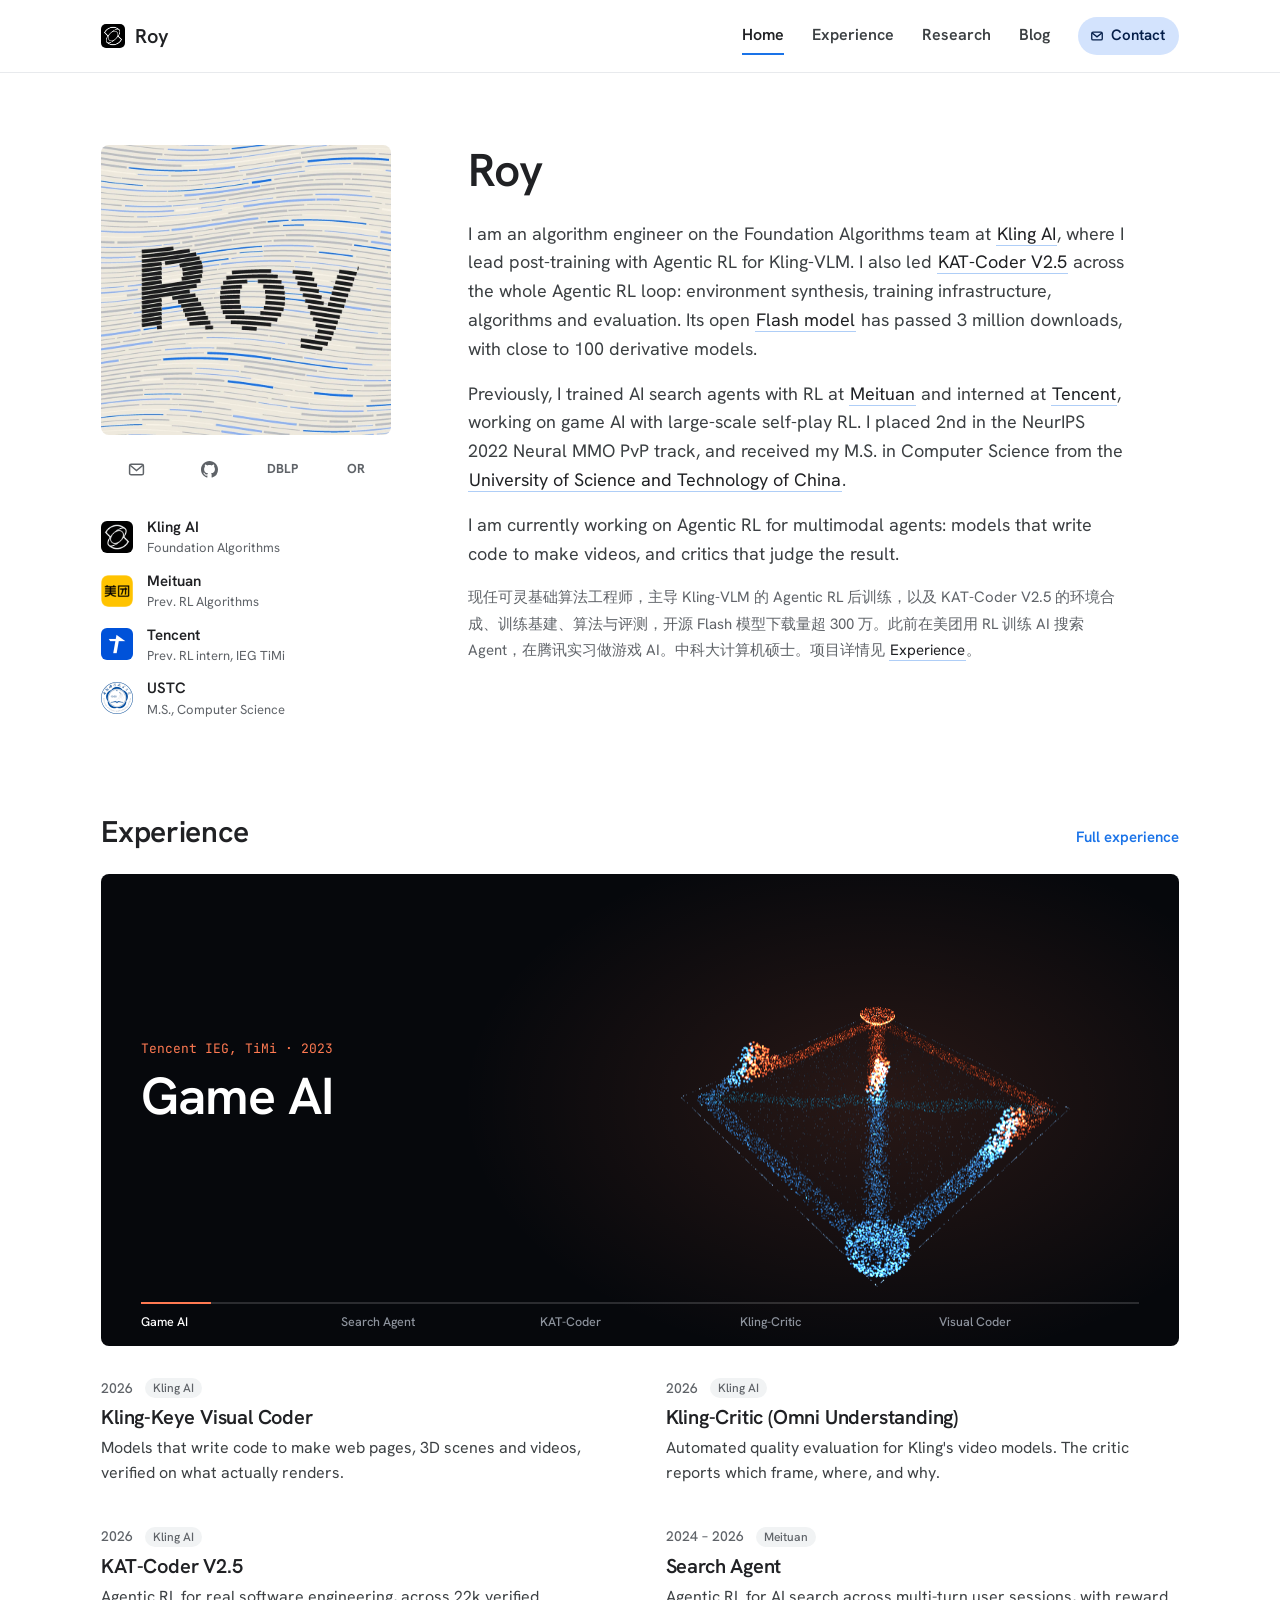
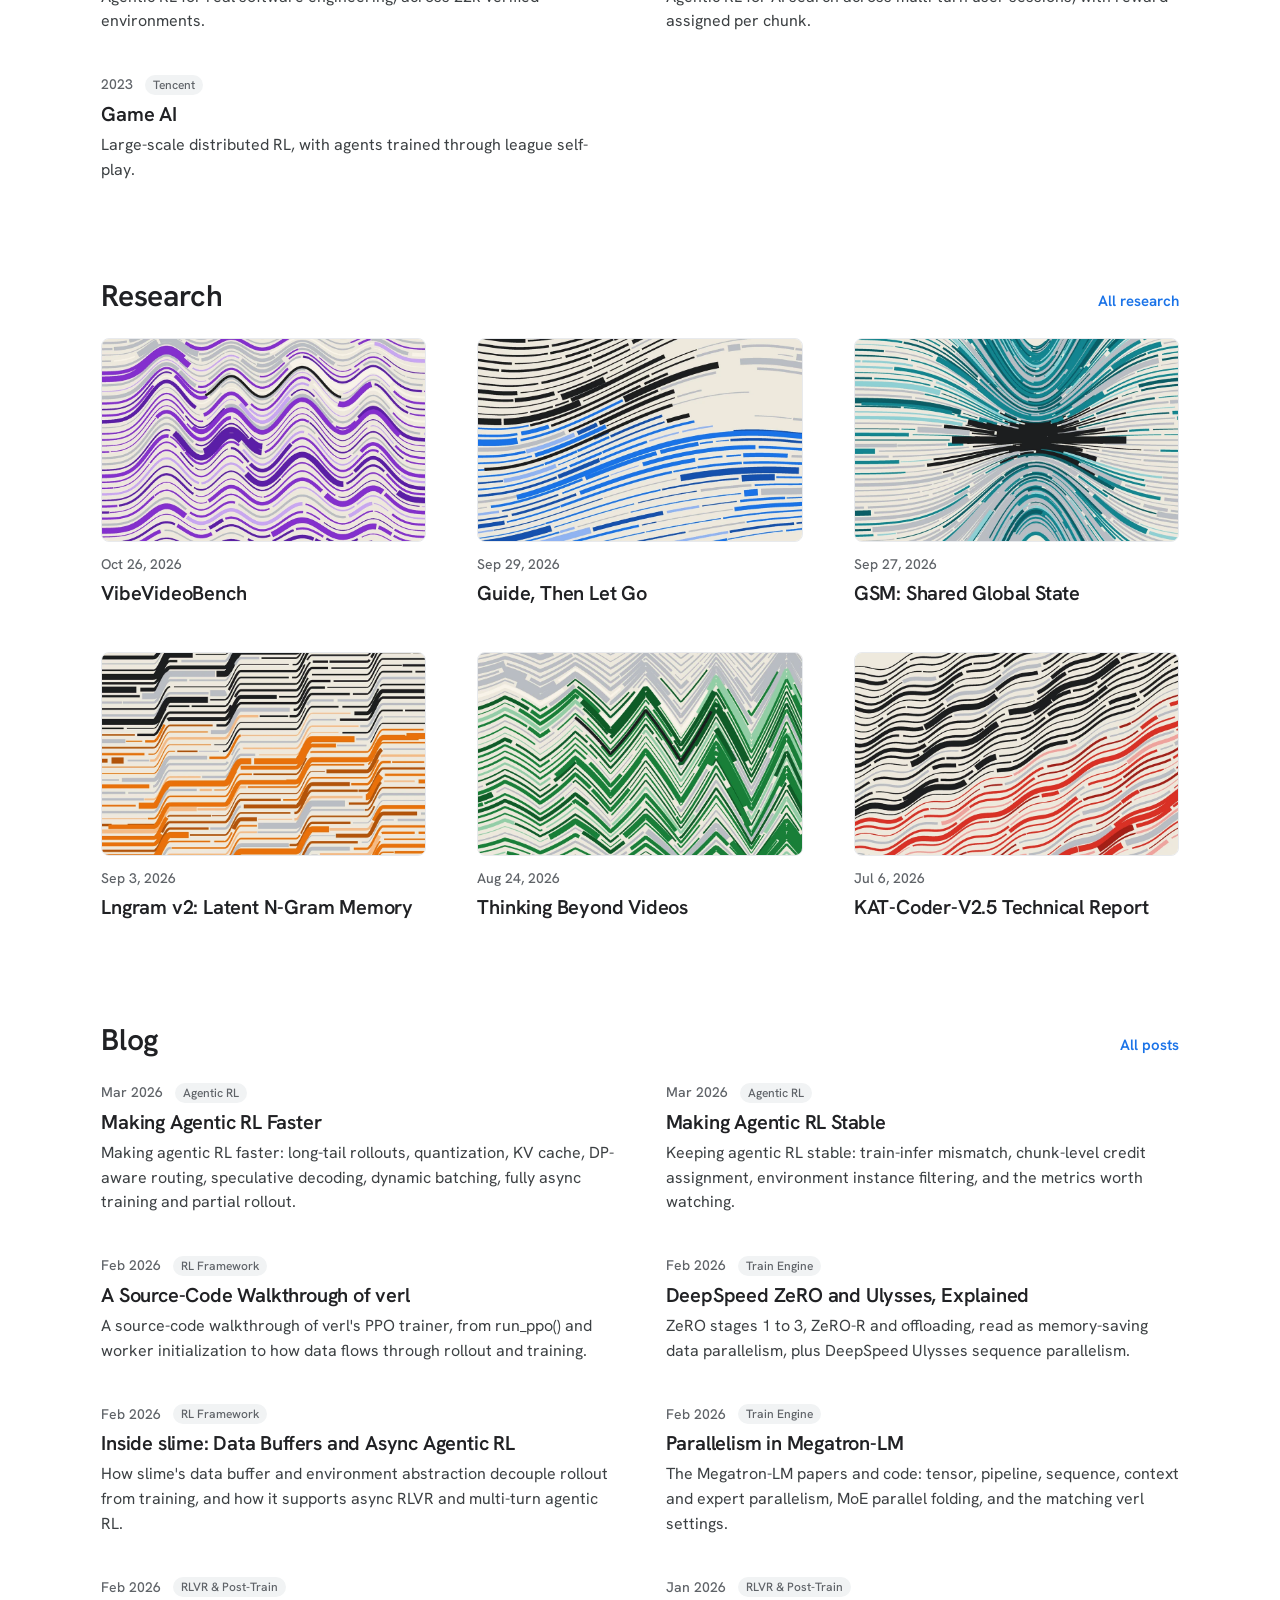
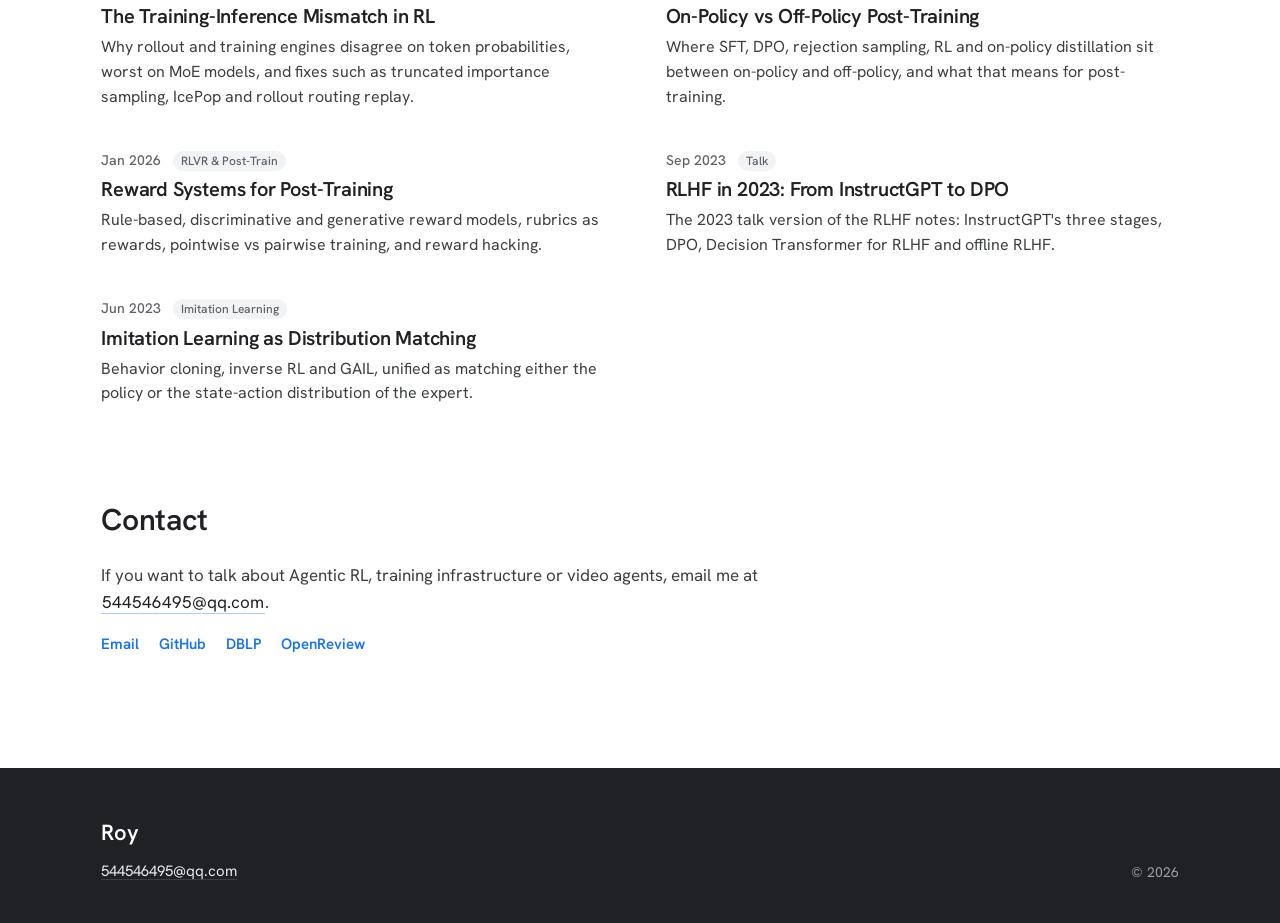
<file: index.html>
<!doctype html>
<html lang="en">
<head>
<meta charset="utf-8">
<meta name="viewport" content="width=device-width, initial-scale=1">
<title>Roy</title>
<meta name="description" content="Roy, algorithm engineer at Kling AI working on Agentic RL for Kling-VLM and KAT-Coder.">
<link rel="icon" href="assets/img/favicon.svg" type="image/svg+xml">
<link rel="preload" href="assets/fonts/hanken-grotesk.woff2" as="font" type="font/woff2" crossorigin>
<link rel="stylesheet" href="assets/css/site.css">
</head>
<body data-active="home">

<div id="site-header"></div>

<main>

<section class="journal" id="hero">
  <div class="page">
    <div class="hero-grid">
      <div>
        <h1 class="hero-name">Roy</h1>
        <div class="hero-bio">
          <p>I am an algorithm engineer on the Foundation Algorithms team at <a href="https://klingai.com/" target="_blank" rel="noopener">Kling AI</a>, where I lead post-training with Agentic RL for Kling-VLM. I also led <a href="https://royfu-rl.github.io/kat-coder-v25/index.html" target="_blank" rel="noopener">KAT-Coder V2.5</a> across the whole Agentic RL loop: environment synthesis, training infrastructure, algorithms and evaluation. Its open <a href="https://huggingface.co/Kwaipilot/KAT-Coder-V2.5-Dev" target="_blank" rel="noopener">Flash model</a> has passed 3 million downloads, with close to 100 derivative models.</p>
          <p>Previously, I trained AI search agents with RL at <a href="https://www.meituan.com/" target="_blank" rel="noopener">Meituan</a> and interned at <a href="https://www.tencent.com/" target="_blank" rel="noopener">Tencent</a>, working on game AI with large-scale self-play RL. I placed 2nd in the NeurIPS 2022 Neural MMO PvP track, and received my M.S. in Computer Science from the <a href="https://www.ustc.edu.cn/" target="_blank" rel="noopener">University of Science and Technology of China</a>.</p>
          <p>I am currently working on Agentic RL for multimodal agents: models that write code to make videos, and critics that judge the result.</p>
          <p class="zh" lang="zh-CN">现任可灵基础算法工程师，主导 Kling-VLM 的 Agentic RL 后训练，以及 KAT-Coder V2.5 的环境合成、训练基建、算法与评测，开源 Flash 模型下载量超 300 万。此前在美团用 RL 训练 AI 搜索 Agent，在腾讯实习做游戏 AI。中科大计算机硕士。项目详情见 <a href="experience.html">Experience</a>。</p>
        </div>
      </div>

      <aside class="aside">
        <!-- 换照片：把 src 换成 assets/img/avatar.jpg -->
        <div class="avatar-frame"><img src="assets/img/avatar.webp" alt="Roy" width="800" height="800"></div>
        <div class="dock">
          <a href="mailto:544546495@qq.com" title="Email" aria-label="Email"><svg viewBox="0 0 16 16" fill="none" stroke="currentColor" stroke-width="1.4"><rect x="1.5" y="3" width="13" height="10" rx="1.5"/><path d="M2 4l6 5 6-5"/></svg></a>
          <a href="https://github.com/roy5444546495" target="_blank" rel="noopener" title="GitHub" aria-label="GitHub"><svg viewBox="0 0 16 16" fill="currentColor"><path d="M8 0C3.58 0 0 3.58 0 8c0 3.54 2.29 6.53 5.47 7.59.4.07.55-.17.55-.38 0-.19-.01-.82-.01-1.49-2.01.37-2.53-.49-2.69-.94-.09-.23-.48-.94-.82-1.13-.28-.15-.68-.52-.01-.53.63-.01 1.08.58 1.23.82.72 1.21 1.87.87 2.33.66.07-.52.28-.87.51-1.07-1.78-.2-3.64-.89-3.64-3.95 0-.87.31-1.59.82-2.15-.08-.2-.36-1.02.08-2.12 0 0 .67-.21 2.2.82.64-.18 1.32-.27 2-.27s1.36.09 2 .27c1.53-1.04 2.2-.82 2.2-.82.44 1.1.16 1.92.08 2.12.51.56.82 1.27.82 2.15 0 3.07-1.87 3.75-3.65 3.95.29.25.54.73.54 1.48 0 1.07-.01 1.93-.01 2.2 0 .21.15.46.55.38A8.01 8.01 0 0 0 16 8c0-4.42-3.58-8-8-8z"/></svg></a>
          <a href="https://dblp.org/pid/97/2500.html" target="_blank" rel="noopener" title="DBLP">DBLP</a>
          <a href="https://openreview.net/profile?id=~Hongyi_Fu2" target="_blank" rel="noopener" title="OpenReview">OR</a>
        </div>
        <ul class="hero-aff">
          <li><img src="assets/img/logos/kling.png" alt=""><span><b>Kling AI</b>Foundation Algorithms</span></li>
          <li><img src="assets/img/logos/meituan.png" alt=""><span><b>Meituan</b>Prev. RL Algorithms</span></li>
          <li><img src="assets/img/logos/tencent.png" alt=""><span><b>Tencent</b>Prev. RL intern, IEG TiMi</span></li>
          <li><img src="assets/img/logos/ustc.png" alt=""><span><b>USTC</b>M.S., Computer Science</span></li>
        </ul>
      </aside>
    </div>
  </div>
</section>

<section class="journal">
  <div class="page">
    <div class="sec-head">
      <h2 class="sec-title">Experience</h2>
      <a class="sec-more" href="experience.html">Full experience</a>
    </div>
    <a class="film" href="experience.html" aria-label="Open the Experience page">
      <canvas aria-hidden="true"></canvas>
      <div class="film-text">
        <p class="film-where"></p>
        <p class="film-title"></p>
      </div>
      <ol class="film-bar">
        <li style="--c:#ff7a52" data-where="Tencent IEG, TiMi · 2023" data-title="Game AI">Game AI</li>
        <li style="--c:#ffc83d" data-where="Meituan · 2024 – 2026" data-title="Search Agent">Search Agent</li>
        <li style="--c:#3de08f" data-where="Kling AI · 2026" data-title="KAT-Coder V2.5">KAT-Coder</li>
        <li style="--c:#ff5f7e" data-where="Kling-VLM · 2026" data-title="Kling-Critic">Kling-Critic</li>
        <li style="--c:#b9f53d" data-where="Kling-VLM · 2026" data-title="Kling-Keye Visual Coder">Visual Coder</li>
      </ol>
    </a>
    <div class="post-grid" style="margin-top:32px">
      <article class="post-card">
        <div class="post-meta"><span>2026</span><span class="tag">Kling AI</span></div>
        <h3 class="post-title"><a href="https://royfu-rl.github.io/visual-coding/output/total.html" target="_blank" rel="noopener">Kling-Keye Visual Coder</a></h3>
        <p class="post-desc">Models that write code to make web pages, 3D scenes and videos, verified on what actually renders.</p>
      </article>
      <article class="post-card">
        <div class="post-meta"><span>2026</span><span class="tag">Kling AI</span></div>
        <h3 class="post-title"><a href="https://royfu-rl.github.io/kling-critic/index.html" target="_blank" rel="noopener">Kling-Critic (Omni Understanding)</a></h3>
        <p class="post-desc">Automated quality evaluation for Kling's video models. The critic reports which frame, where, and why.</p>
      </article>
      <article class="post-card">
        <div class="post-meta"><span>2026</span><span class="tag">Kling AI</span></div>
        <h3 class="post-title"><a href="https://royfu-rl.github.io/kat-coder-v25/index.html" target="_blank" rel="noopener">KAT-Coder V2.5</a></h3>
        <p class="post-desc">Agentic RL for real software engineering, across 22k verified environments.</p>
      </article>
      <article class="post-card">
        <div class="post-meta"><span>2024 – 2026</span><span class="tag">Meituan</span></div>
        <h3 class="post-title"><a href="https://my.feishu.cn/docx/C8CPdwXnyoalkwxebvKcsvU4npd" target="_blank" rel="noopener">Search Agent</a></h3>
        <p class="post-desc">Agentic RL for AI search across multi-turn user sessions, with reward assigned per chunk.</p>
      </article>
      <article class="post-card">
        <div class="post-meta"><span>2023</span><span class="tag">Tencent</span></div>
        <h3 class="post-title"><a href="https://my.feishu.cn/docx/VE1Jd40pVouvCBxalZNcwFbYnYc" target="_blank" rel="noopener">Game AI</a></h3>
        <p class="post-desc">Large-scale distributed RL, with agents trained through league self-play.</p>
      </article>
    </div>
  </div>
</section>

<section class="journal">
  <div class="page">
    <div class="sec-head">
      <h2 class="sec-title">Research</h2>
      <a class="sec-more" href="research.html">All research</a>
    </div>
    <div class="post-grid exp-grid">
      <article class="post-card">
        <a class="tile-thumb" href="https://vibevideobench.github.io/" target="_blank" rel="noopener" tabindex="-1"><img src="assets/img/research/vibevideobench.webp" alt="" loading="lazy"></a>
        <div class="post-meta"><span>Oct 26, 2026</span></div>
        <h3 class="post-title"><a href="https://vibevideobench.github.io/" target="_blank" rel="noopener">VibeVideoBench</a></h3>
      </article>
      <article class="post-card">
        <a class="tile-thumb" href="https://arxiv.org/abs/2609.37898" target="_blank" rel="noopener" tabindex="-1"><img src="assets/img/research/gats.webp" alt="" loading="lazy"></a>
        <div class="post-meta"><span>Sep 29, 2026</span></div>
        <h3 class="post-title"><a href="https://arxiv.org/abs/2609.37898" target="_blank" rel="noopener">Guide, Then Let Go</a></h3>
      </article>
      <article class="post-card">
        <a class="tile-thumb" href="https://arxiv.org/abs/2609.33465" target="_blank" rel="noopener" tabindex="-1"><img src="assets/img/research/gsm.webp" alt="" loading="lazy"></a>
        <div class="post-meta"><span>Sep 27, 2026</span></div>
        <h3 class="post-title"><a href="https://arxiv.org/abs/2609.33465" target="_blank" rel="noopener">GSM: Shared Global State</a></h3>
      </article>
      <article class="post-card">
        <a class="tile-thumb" href="https://arxiv.org/abs/2609.03426" target="_blank" rel="noopener" tabindex="-1"><img src="assets/img/research/lngram-v2.webp" alt="" loading="lazy"></a>
        <div class="post-meta"><span>Sep 3, 2026</span></div>
        <h3 class="post-title"><a href="https://arxiv.org/abs/2609.03426" target="_blank" rel="noopener">Lngram v2: Latent N-Gram Memory</a></h3>
      </article>
      <article class="post-card">
        <a class="tile-thumb" href="https://arxiv.org/abs/2608.23329" target="_blank" rel="noopener" tabindex="-1"><img src="assets/img/research/videorover.webp" alt="" loading="lazy"></a>
        <div class="post-meta"><span>Aug 24, 2026</span></div>
        <h3 class="post-title"><a href="https://arxiv.org/abs/2608.23329" target="_blank" rel="noopener">Thinking Beyond Videos</a></h3>
      </article>
      <article class="post-card">
        <a class="tile-thumb" href="https://arxiv.org/abs/2607.05471" target="_blank" rel="noopener" tabindex="-1"><img src="assets/img/research/kat-coder.webp" alt="" loading="lazy"></a>
        <div class="post-meta"><span>Jul 6, 2026</span></div>
        <h3 class="post-title"><a href="https://arxiv.org/abs/2607.05471" target="_blank" rel="noopener">KAT-Coder-V2.5 Technical Report</a></h3>
      </article>
    </div>
  </div>
</section>

<section class="journal" id="blog">
  <div class="page">
    <div class="sec-head">
      <h2 class="sec-title">Blog</h2>
      <a class="sec-more" href="blog.html">All posts</a>
    </div>
    <!-- blog:start（生成，别手改：interview/blog/scripts/build_site_blog.py；篇目 = feishu/blurbs.json 里 home:true） -->
    <div class="post-grid">
      <article class="post-card">
        <div class="post-meta"><span>Mar 2026</span><a class="tag" href="blog.html#algorithm/agentic-rl">Agentic RL</a></div>
        <h3 class="post-title"><a href="https://my.feishu.cn/docx/Ds23dCeM0oqLKNxSoy0cGDbtnug" target="_blank" rel="noopener">Making Agentic RL Faster</a></h3>
        <p class="post-desc">Making agentic RL faster: long-tail rollouts, quantization, KV cache, DP-aware routing, speculative decoding, dynamic batching, fully async training and partial rollout.</p>
      </article>
      <article class="post-card">
        <div class="post-meta"><span>Mar 2026</span><a class="tag" href="blog.html#algorithm/agentic-rl">Agentic RL</a></div>
        <h3 class="post-title"><a href="https://my.feishu.cn/docx/QgzAd0SVuou9bfxWCPQcIwDhnoh" target="_blank" rel="noopener">Making Agentic RL Stable</a></h3>
        <p class="post-desc">Keeping agentic RL stable: train-infer mismatch, chunk-level credit assignment, environment instance filtering, and the metrics worth watching.</p>
      </article>
      <article class="post-card">
        <div class="post-meta"><span>Feb 2026</span><a class="tag" href="blog.html#infra/rl-framework">RL Framework</a></div>
        <h3 class="post-title"><a href="https://my.feishu.cn/docx/TMZ3dU0dvokHGZxM23Fc9BevnPf" target="_blank" rel="noopener">A Source-Code Walkthrough of verl</a></h3>
        <p class="post-desc">A source-code walkthrough of verl&#x27;s PPO trainer, from run_ppo() and worker initialization to how data flows through rollout and training.</p>
      </article>
      <article class="post-card">
        <div class="post-meta"><span>Feb 2026</span><a class="tag" href="blog.html#infra/train-engine">Train Engine</a></div>
        <h3 class="post-title"><a href="https://my.feishu.cn/docx/UtYSdIr22oGstUxECitcQmuOn8i" target="_blank" rel="noopener">DeepSpeed ZeRO and Ulysses, Explained</a></h3>
        <p class="post-desc">ZeRO stages 1 to 3, ZeRO-R and offloading, read as memory-saving data parallelism, plus DeepSpeed Ulysses sequence parallelism.</p>
      </article>
      <article class="post-card">
        <div class="post-meta"><span>Feb 2026</span><a class="tag" href="blog.html#infra/rl-framework">RL Framework</a></div>
        <h3 class="post-title"><a href="https://my.feishu.cn/docx/FOk1dMs9MoQX8WxAuIscJh5dn0g" target="_blank" rel="noopener">Inside slime: Data Buffers and Async Agentic RL</a></h3>
        <p class="post-desc">How slime&#x27;s data buffer and environment abstraction decouple rollout from training, and how it supports async RLVR and multi-turn agentic RL.</p>
      </article>
      <article class="post-card">
        <div class="post-meta"><span>Feb 2026</span><a class="tag" href="blog.html#infra/train-engine">Train Engine</a></div>
        <h3 class="post-title"><a href="https://my.feishu.cn/docx/ZzAIdUewdoAyQWxLVZRcHUwOnvc" target="_blank" rel="noopener">Parallelism in Megatron-LM</a></h3>
        <p class="post-desc">The Megatron-LM papers and code: tensor, pipeline, sequence, context and expert parallelism, MoE parallel folding, and the matching verl settings.</p>
      </article>
      <article class="post-card">
        <div class="post-meta"><span>Feb 2026</span><a class="tag" href="blog.html#algorithm/rlvr-post-train">RLVR &amp; Post-Train</a></div>
        <h3 class="post-title"><a href="https://my.feishu.cn/docx/FW34d05OBouqzExcBDwcQY3on9g" target="_blank" rel="noopener">The Training-Inference Mismatch in RL</a></h3>
        <p class="post-desc">Why rollout and training engines disagree on token probabilities, worst on MoE models, and fixes such as truncated importance sampling, IcePop and rollout routing replay.</p>
      </article>
      <article class="post-card">
        <div class="post-meta"><span>Jan 2026</span><a class="tag" href="blog.html#algorithm/rlvr-post-train">RLVR &amp; Post-Train</a></div>
        <h3 class="post-title"><a href="https://my.feishu.cn/docx/NL19dLyjXochYYxAdkUch4GBngf" target="_blank" rel="noopener">On-Policy vs Off-Policy Post-Training</a></h3>
        <p class="post-desc">Where SFT, DPO, rejection sampling, RL and on-policy distillation sit between on-policy and off-policy, and what that means for post-training.</p>
      </article>
      <article class="post-card">
        <div class="post-meta"><span>Jan 2026</span><a class="tag" href="blog.html#algorithm/rlvr-post-train">RLVR &amp; Post-Train</a></div>
        <h3 class="post-title"><a href="https://my.feishu.cn/docx/DcXadrwcgo1xIixCZsocwLtOnAc" target="_blank" rel="noopener">Reward Systems for Post-Training</a></h3>
        <p class="post-desc">Rule-based, discriminative and generative reward models, rubrics as rewards, pointwise vs pairwise training, and reward hacking.</p>
      </article>
      <article class="post-card">
        <div class="post-meta"><span>Sep 2023</span><a class="tag" href="blog.html#projects/talk">Talk</a></div>
        <h3 class="post-title"><a href="https://my.feishu.cn/docx/RECvdO9MPo5tWVxQEy1c65N5nwg" target="_blank" rel="noopener">RLHF in 2023: From InstructGPT to DPO</a></h3>
        <p class="post-desc">The 2023 talk version of the RLHF notes: InstructGPT&#x27;s three stages, DPO, Decision Transformer for RLHF and offline RLHF.</p>
      </article>
      <article class="post-card">
        <div class="post-meta"><span>Jun 2023</span><a class="tag" href="blog.html#algorithm/imitation-learning">Imitation Learning</a></div>
        <h3 class="post-title"><a href="https://my.feishu.cn/docx/MiHjdJAhfok9a1x3Ai2cMWBxnQf" target="_blank" rel="noopener">Imitation Learning as Distribution Matching</a></h3>
        <p class="post-desc">Behavior cloning, inverse RL and GAIL, unified as matching either the policy or the state-action distribution of the expert.</p>
      </article>
    </div>
    <!-- blog:end -->
  </div>
</section>

<section class="journal" id="contact">
  <div class="page">
    <div class="sec-head"><h2 class="sec-title">Contact</h2></div>
    <p class="prose">If you want to talk about Agentic RL, training infrastructure or video agents, email me at <a href="mailto:544546495@qq.com">544546495@qq.com</a>.</p>
    <p class="link-row">
      <a href="mailto:544546495@qq.com">Email</a>
      <a href="https://github.com/roy5444546495" target="_blank" rel="noopener">GitHub</a>
      <a href="https://dblp.org/pid/97/2500.html" target="_blank" rel="noopener">DBLP</a>
      <a href="https://openreview.net/profile?id=~Hongyi_Fu2" target="_blank" rel="noopener">OpenReview</a>
    </p>
  </div>
</section>

</main>

<div id="site-footer"></div>

<script src="assets/js/site.js"></script>
<script src="assets/js/swarm.js"></script>
<script src="assets/js/film.js"></script>
</body>
</html>
</file>
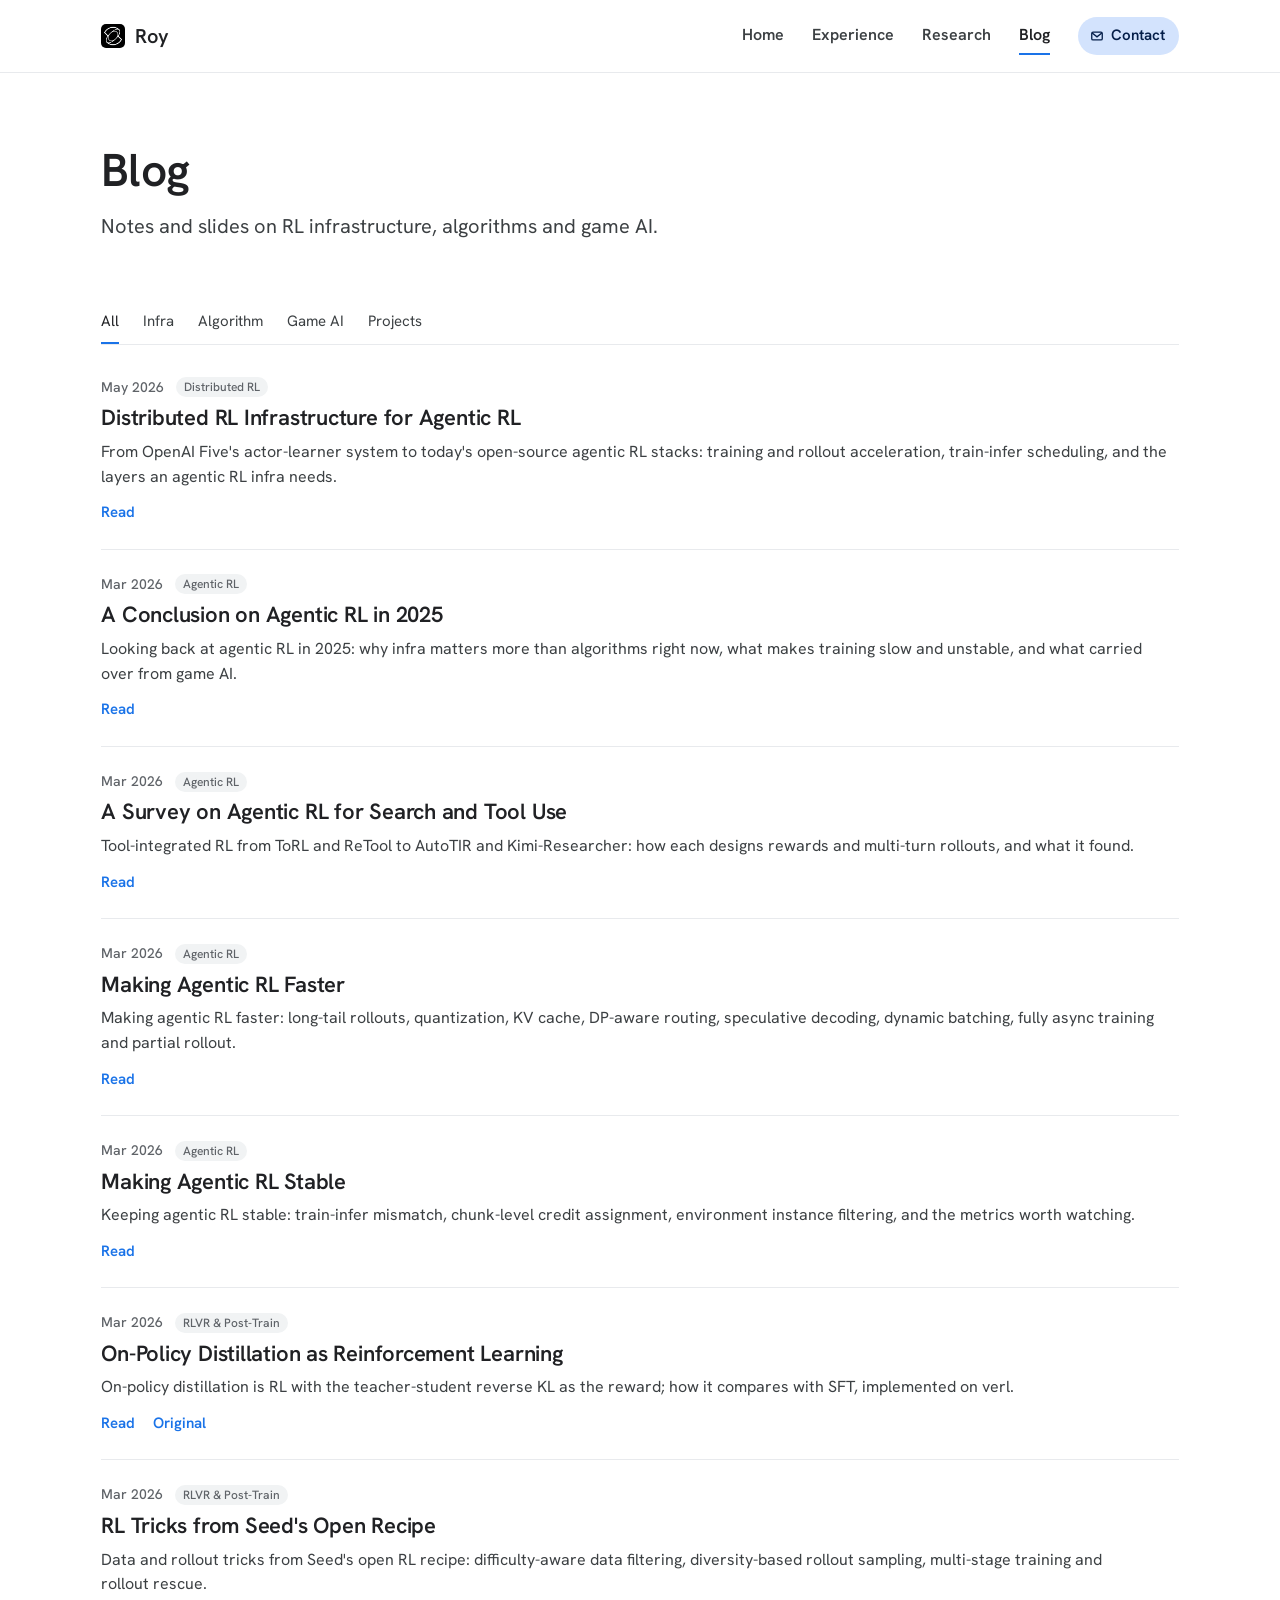
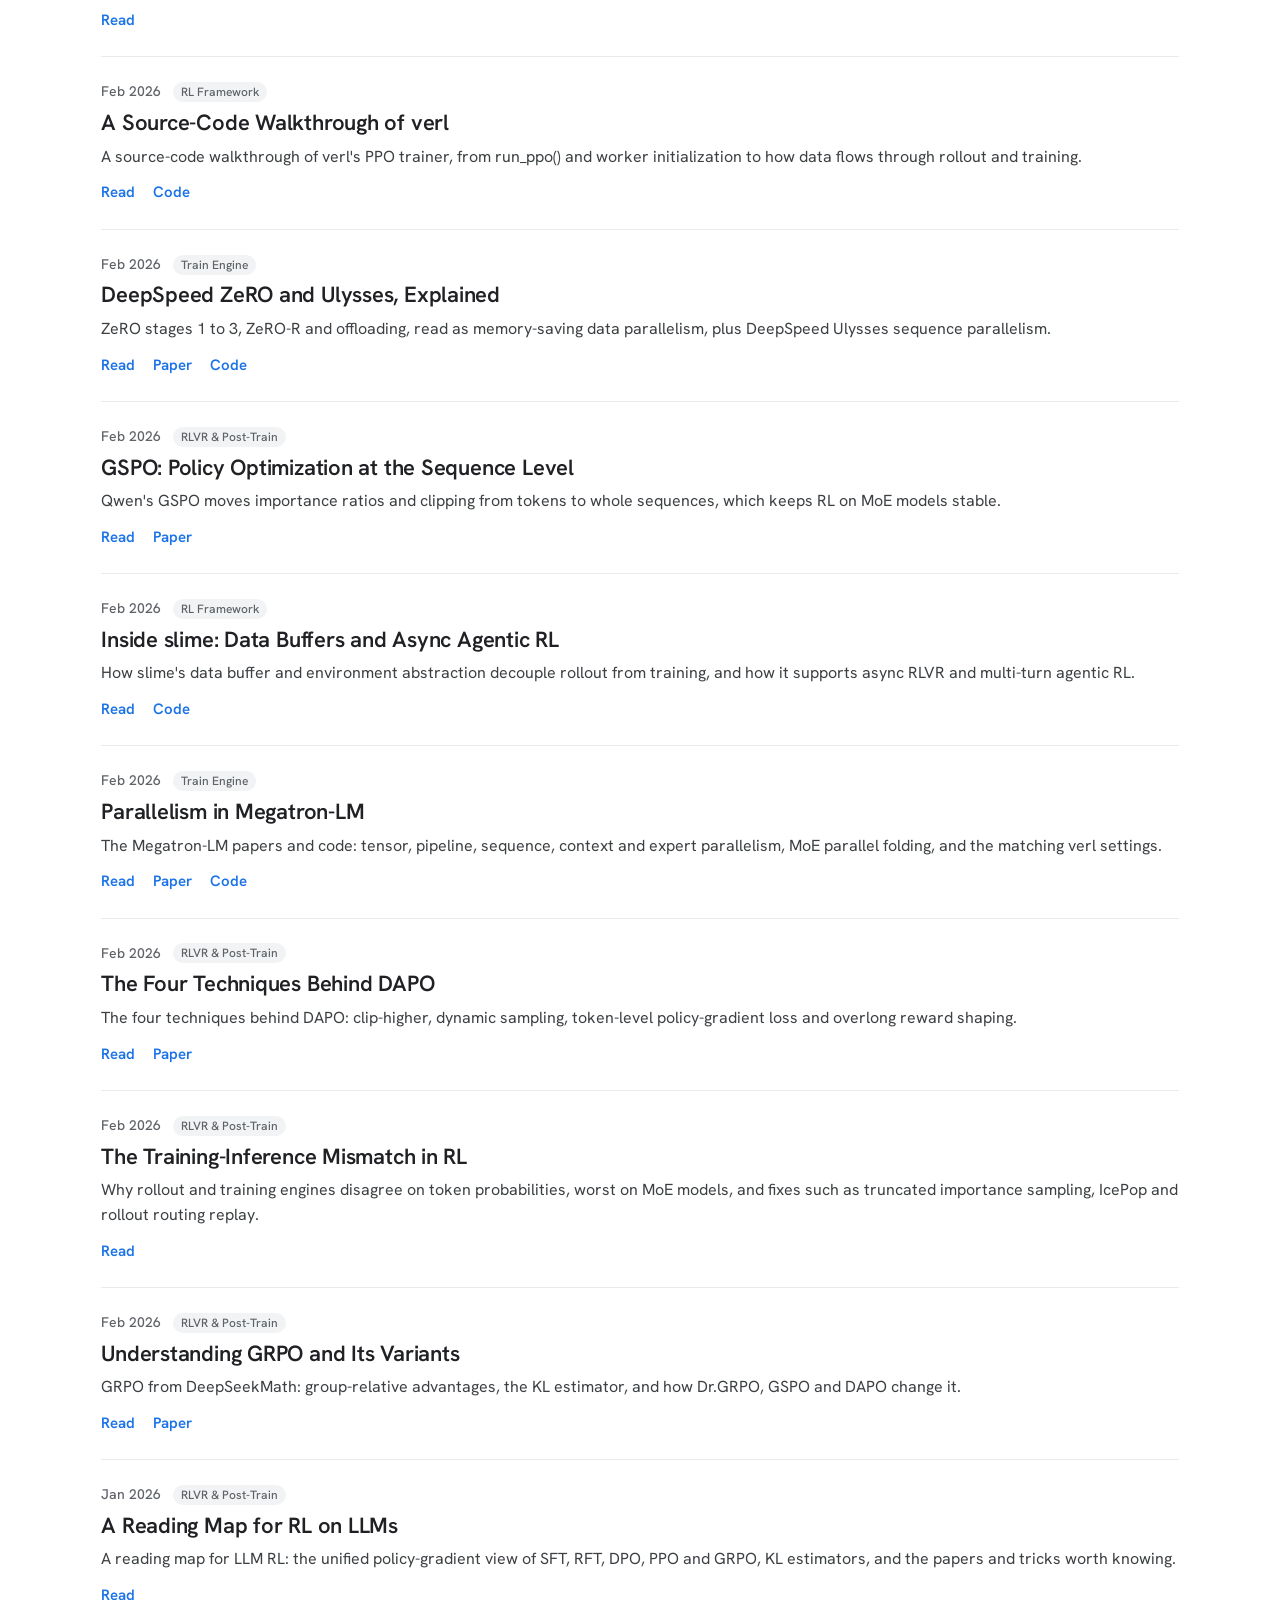
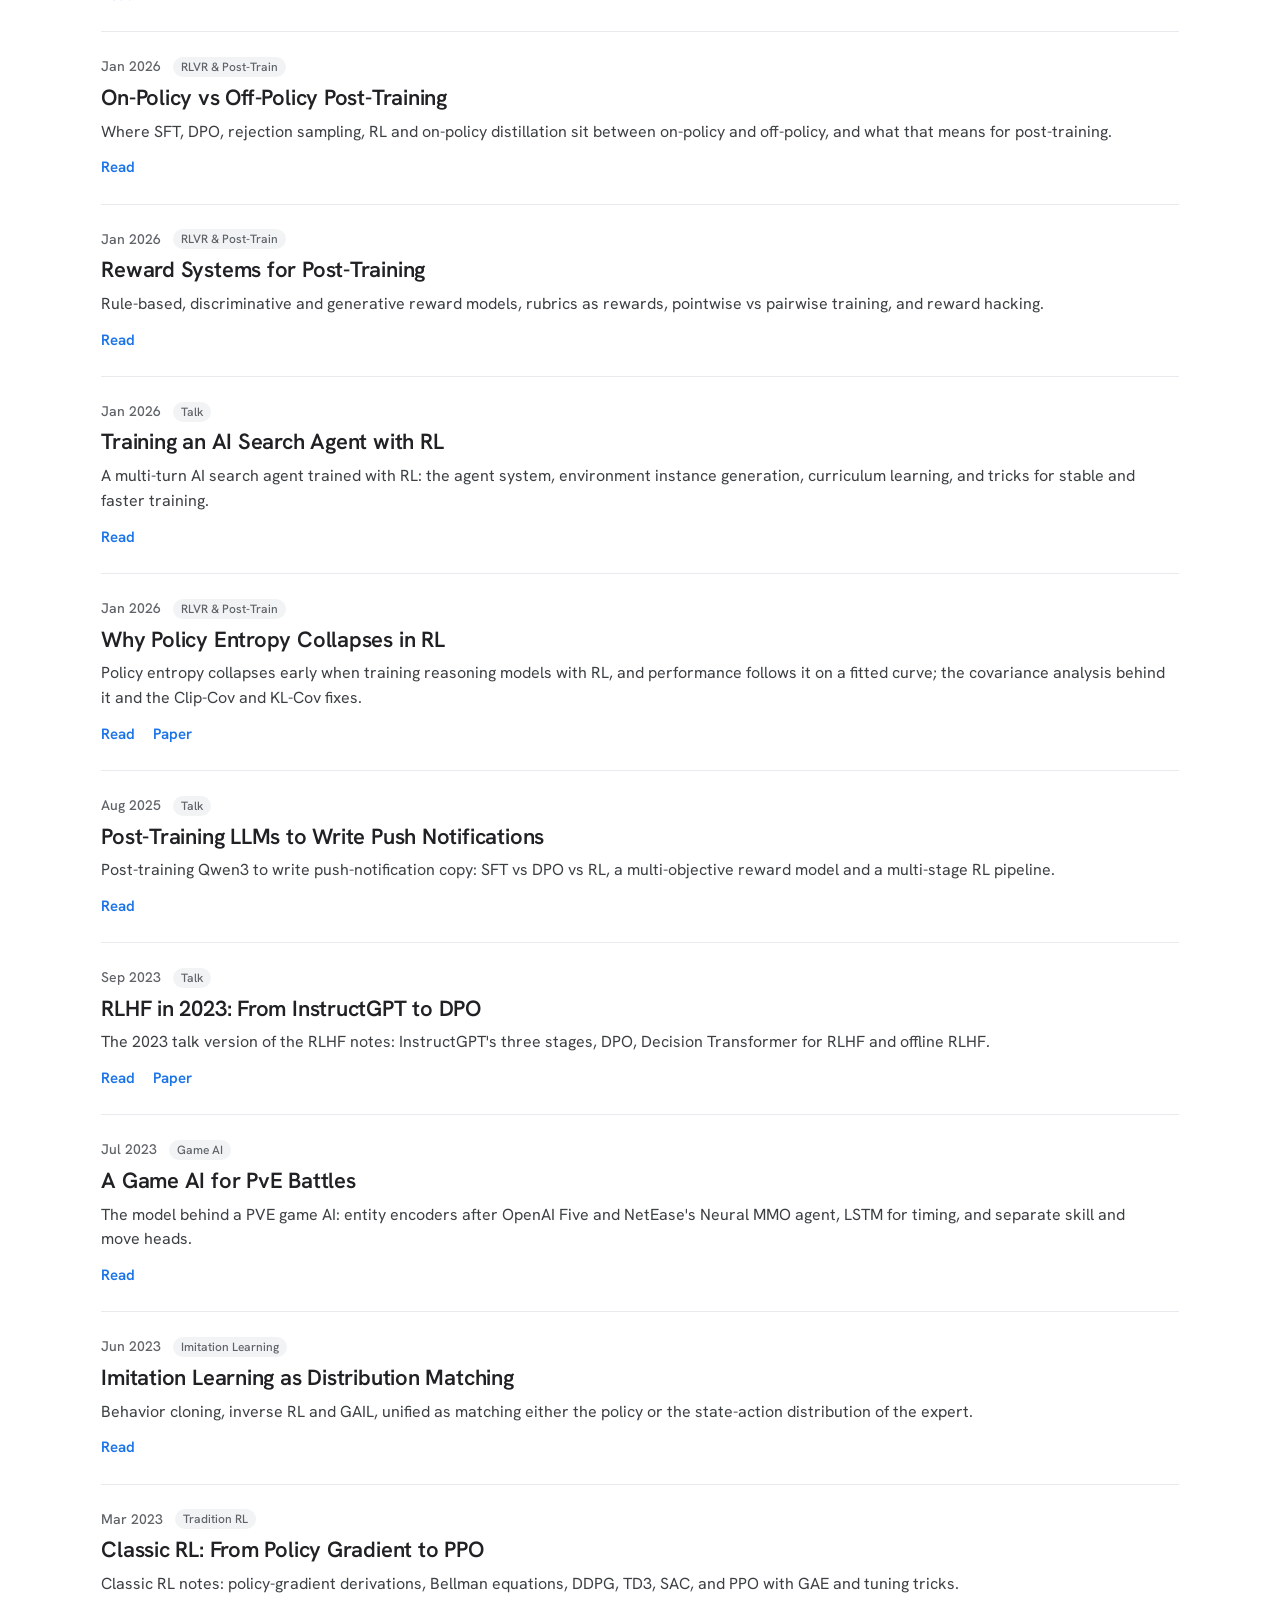
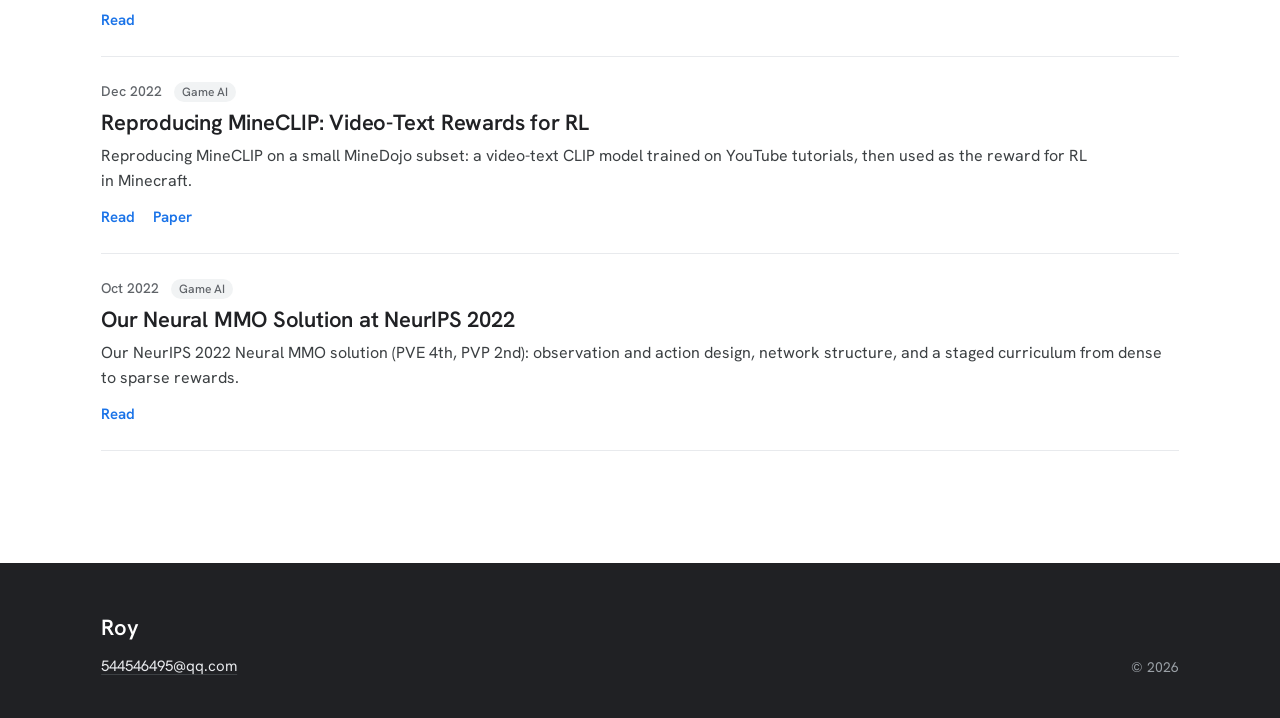
<file: blog.html>
<!doctype html>
<html lang="en">
<head>
<meta charset="utf-8">
<meta name="viewport" content="width=device-width, initial-scale=1">
<title>Blog · Roy</title>
<link rel="icon" href="assets/img/favicon.svg" type="image/svg+xml">
<link rel="preload" href="assets/fonts/hanken-grotesk.woff2" as="font" type="font/woff2" crossorigin>
<link rel="stylesheet" href="assets/css/site.css?v=5ba6da6b">
</head>
<!-- 生成文件，别手改：interview/blog/scripts/build_site_blog.py -->
<body data-active="blog">

<div id="site-header"></div>

<main>

<section class="page-hero">
  <div class="page">
    <h1>Blog</h1>
    <p class="lede">Notes and slides on RL infrastructure, algorithms and game AI.</p>
  </div>
</section>

<section class="journal">
  <div class="page">
    <div class="blog-tabs" role="group" aria-label="Category">
      <button type="button" data-f="all">All</button>
      <button type="button" data-f="infra">Infra</button>
      <button type="button" data-f="algorithm">Algorithm</button>
      <button type="button" data-f="game-ai">Game AI</button>
      <button type="button" data-f="projects">Projects</button>
    </div>
    <div class="blog-subs" data-for="infra" role="group" aria-label="Infra topics" hidden>
      <button type="button" data-f="infra">All</button>
      <button type="button" data-f="infra/distributed-rl">Distributed RL</button>
      <button type="button" data-f="infra/rl-framework">RL Framework</button>
      <button type="button" data-f="infra/train-engine">Train Engine</button>
    </div>
    <div class="blog-subs" data-for="algorithm" role="group" aria-label="Algorithm topics" hidden>
      <button type="button" data-f="algorithm">All</button>
      <button type="button" data-f="algorithm/agentic-rl">Agentic RL</button>
      <button type="button" data-f="algorithm/rlvr-post-train">RLVR &amp; Post-Train</button>
      <button type="button" data-f="algorithm/imitation-learning">Imitation Learning</button>
      <button type="button" data-f="algorithm/tradition-rl">Tradition RL</button>
    </div>
    <div class="post-list blog-list">

      <article class="post-row" data-f="infra/distributed-rl">
        <div class="post-meta"><span>May 2026</span><button class="tag" type="button" data-f="infra/distributed-rl">Distributed RL</button></div>
        <h3 class="post-title"><a href="https://docs.corp.kuaishou.com/d/home/fcACDZSSOWvPZjIqSLQSz4P0t" target="_blank" rel="noopener">Distributed RL Infrastructure for Agentic RL</a></h3>
        <p class="post-desc">From OpenAI Five&#x27;s actor-learner system to today&#x27;s open-source agentic RL stacks: training and rollout acceleration, train-infer scheduling, and the layers an agentic RL infra needs.</p>
        <div class="post-links"><a href="https://docs.corp.kuaishou.com/d/home/fcACDZSSOWvPZjIqSLQSz4P0t" target="_blank" rel="noopener">Read</a></div>
      </article>
      <article class="post-row" data-f="algorithm/agentic-rl">
        <div class="post-meta"><span>Mar 2026</span><button class="tag" type="button" data-f="algorithm/agentic-rl">Agentic RL</button></div>
        <h3 class="post-title"><a href="https://my.feishu.cn/docx/Sn9PdzP9uoDERxx9p7IcCO5Vnie" target="_blank" rel="noopener">A Conclusion on Agentic RL in 2025</a></h3>
        <p class="post-desc">Looking back at agentic RL in 2025: why infra matters more than algorithms right now, what makes training slow and unstable, and what carried over from game AI.</p>
        <div class="post-links"><a href="https://my.feishu.cn/docx/Sn9PdzP9uoDERxx9p7IcCO5Vnie" target="_blank" rel="noopener">Read</a></div>
      </article>
      <article class="post-row" data-f="algorithm/agentic-rl">
        <div class="post-meta"><span>Mar 2026</span><button class="tag" type="button" data-f="algorithm/agentic-rl">Agentic RL</button></div>
        <h3 class="post-title"><a href="https://my.feishu.cn/docx/KvLOdgiIqo5UDkxlGZKc0bMan2v" target="_blank" rel="noopener">A Survey on Agentic RL for Search and Tool Use</a></h3>
        <p class="post-desc">Tool-integrated RL from ToRL and ReTool to AutoTIR and Kimi-Researcher: how each designs rewards and multi-turn rollouts, and what it found.</p>
        <div class="post-links"><a href="https://my.feishu.cn/docx/KvLOdgiIqo5UDkxlGZKc0bMan2v" target="_blank" rel="noopener">Read</a></div>
      </article>
      <article class="post-row" data-f="algorithm/agentic-rl">
        <div class="post-meta"><span>Mar 2026</span><button class="tag" type="button" data-f="algorithm/agentic-rl">Agentic RL</button></div>
        <h3 class="post-title"><a href="https://my.feishu.cn/docx/Ds23dCeM0oqLKNxSoy0cGDbtnug" target="_blank" rel="noopener">Making Agentic RL Faster</a></h3>
        <p class="post-desc">Making agentic RL faster: long-tail rollouts, quantization, KV cache, DP-aware routing, speculative decoding, dynamic batching, fully async training and partial rollout.</p>
        <div class="post-links"><a href="https://my.feishu.cn/docx/Ds23dCeM0oqLKNxSoy0cGDbtnug" target="_blank" rel="noopener">Read</a></div>
      </article>
      <article class="post-row" data-f="algorithm/agentic-rl">
        <div class="post-meta"><span>Mar 2026</span><button class="tag" type="button" data-f="algorithm/agentic-rl">Agentic RL</button></div>
        <h3 class="post-title"><a href="https://my.feishu.cn/docx/QgzAd0SVuou9bfxWCPQcIwDhnoh" target="_blank" rel="noopener">Making Agentic RL Stable</a></h3>
        <p class="post-desc">Keeping agentic RL stable: train-infer mismatch, chunk-level credit assignment, environment instance filtering, and the metrics worth watching.</p>
        <div class="post-links"><a href="https://my.feishu.cn/docx/QgzAd0SVuou9bfxWCPQcIwDhnoh" target="_blank" rel="noopener">Read</a></div>
      </article>
      <article class="post-row" data-f="algorithm/rlvr-post-train">
        <div class="post-meta"><span>Mar 2026</span><button class="tag" type="button" data-f="algorithm/rlvr-post-train">RLVR &amp; Post-Train</button></div>
        <h3 class="post-title"><a href="https://my.feishu.cn/docx/QbgkdojHuoY631xjdaLcDP8knFw" target="_blank" rel="noopener">On-Policy Distillation as Reinforcement Learning</a></h3>
        <p class="post-desc">On-policy distillation is RL with the teacher-student reverse KL as the reward; how it compares with SFT, implemented on verl.</p>
        <div class="post-links"><a href="https://my.feishu.cn/docx/QbgkdojHuoY631xjdaLcDP8knFw" target="_blank" rel="noopener">Read</a><a href="https://thinkingmachines.ai/blog/on-policy-distillation/" target="_blank" rel="noopener">Original</a></div>
      </article>
      <article class="post-row" data-f="algorithm/rlvr-post-train">
        <div class="post-meta"><span>Mar 2026</span><button class="tag" type="button" data-f="algorithm/rlvr-post-train">RLVR &amp; Post-Train</button></div>
        <h3 class="post-title"><a href="https://my.feishu.cn/docx/CwHzdnieQo6Gzoxni0Rc3Epkn6d" target="_blank" rel="noopener">RL Tricks from Seed&#x27;s Open Recipe</a></h3>
        <p class="post-desc">Data and rollout tricks from Seed&#x27;s open RL recipe: difficulty-aware data filtering, diversity-based rollout sampling, multi-stage training and rollout rescue.</p>
        <div class="post-links"><a href="https://my.feishu.cn/docx/CwHzdnieQo6Gzoxni0Rc3Epkn6d" target="_blank" rel="noopener">Read</a></div>
      </article>
      <article class="post-row" data-f="infra/rl-framework">
        <div class="post-meta"><span>Feb 2026</span><button class="tag" type="button" data-f="infra/rl-framework">RL Framework</button></div>
        <h3 class="post-title"><a href="https://my.feishu.cn/docx/TMZ3dU0dvokHGZxM23Fc9BevnPf" target="_blank" rel="noopener">A Source-Code Walkthrough of verl</a></h3>
        <p class="post-desc">A source-code walkthrough of verl&#x27;s PPO trainer, from run_ppo() and worker initialization to how data flows through rollout and training.</p>
        <div class="post-links"><a href="https://my.feishu.cn/docx/TMZ3dU0dvokHGZxM23Fc9BevnPf" target="_blank" rel="noopener">Read</a><a href="https://github.com/volcengine/verl" target="_blank" rel="noopener">Code</a></div>
      </article>
      <article class="post-row" data-f="infra/train-engine">
        <div class="post-meta"><span>Feb 2026</span><button class="tag" type="button" data-f="infra/train-engine">Train Engine</button></div>
        <h3 class="post-title"><a href="https://my.feishu.cn/docx/UtYSdIr22oGstUxECitcQmuOn8i" target="_blank" rel="noopener">DeepSpeed ZeRO and Ulysses, Explained</a></h3>
        <p class="post-desc">ZeRO stages 1 to 3, ZeRO-R and offloading, read as memory-saving data parallelism, plus DeepSpeed Ulysses sequence parallelism.</p>
        <div class="post-links"><a href="https://my.feishu.cn/docx/UtYSdIr22oGstUxECitcQmuOn8i" target="_blank" rel="noopener">Read</a><a href="https://arxiv.org/abs/1910.02054" target="_blank" rel="noopener">Paper</a><a href="https://github.com/deepspeedai/DeepSpeed" target="_blank" rel="noopener">Code</a></div>
      </article>
      <article class="post-row" data-f="algorithm/rlvr-post-train">
        <div class="post-meta"><span>Feb 2026</span><button class="tag" type="button" data-f="algorithm/rlvr-post-train">RLVR &amp; Post-Train</button></div>
        <h3 class="post-title"><a href="https://my.feishu.cn/docx/MlZZd5ZpZo1NTrxGnDvcVOCNnOh" target="_blank" rel="noopener">GSPO: Policy Optimization at the Sequence Level</a></h3>
        <p class="post-desc">Qwen&#x27;s GSPO moves importance ratios and clipping from tokens to whole sequences, which keeps RL on MoE models stable.</p>
        <div class="post-links"><a href="https://my.feishu.cn/docx/MlZZd5ZpZo1NTrxGnDvcVOCNnOh" target="_blank" rel="noopener">Read</a><a href="https://arxiv.org/abs/2507.18071" target="_blank" rel="noopener">Paper</a></div>
      </article>
      <article class="post-row" data-f="infra/rl-framework">
        <div class="post-meta"><span>Feb 2026</span><button class="tag" type="button" data-f="infra/rl-framework">RL Framework</button></div>
        <h3 class="post-title"><a href="https://my.feishu.cn/docx/FOk1dMs9MoQX8WxAuIscJh5dn0g" target="_blank" rel="noopener">Inside slime: Data Buffers and Async Agentic RL</a></h3>
        <p class="post-desc">How slime&#x27;s data buffer and environment abstraction decouple rollout from training, and how it supports async RLVR and multi-turn agentic RL.</p>
        <div class="post-links"><a href="https://my.feishu.cn/docx/FOk1dMs9MoQX8WxAuIscJh5dn0g" target="_blank" rel="noopener">Read</a><a href="https://github.com/THUDM/slime" target="_blank" rel="noopener">Code</a></div>
      </article>
      <article class="post-row" data-f="infra/train-engine">
        <div class="post-meta"><span>Feb 2026</span><button class="tag" type="button" data-f="infra/train-engine">Train Engine</button></div>
        <h3 class="post-title"><a href="https://my.feishu.cn/docx/ZzAIdUewdoAyQWxLVZRcHUwOnvc" target="_blank" rel="noopener">Parallelism in Megatron-LM</a></h3>
        <p class="post-desc">The Megatron-LM papers and code: tensor, pipeline, sequence, context and expert parallelism, MoE parallel folding, and the matching verl settings.</p>
        <div class="post-links"><a href="https://my.feishu.cn/docx/ZzAIdUewdoAyQWxLVZRcHUwOnvc" target="_blank" rel="noopener">Read</a><a href="https://arxiv.org/abs/1909.08053" target="_blank" rel="noopener">Paper</a><a href="https://github.com/NVIDIA/Megatron-LM" target="_blank" rel="noopener">Code</a></div>
      </article>
      <article class="post-row" data-f="algorithm/rlvr-post-train">
        <div class="post-meta"><span>Feb 2026</span><button class="tag" type="button" data-f="algorithm/rlvr-post-train">RLVR &amp; Post-Train</button></div>
        <h3 class="post-title"><a href="https://my.feishu.cn/docx/Rpdtdt7B8o1J4zxbAgTc5IFtnwd" target="_blank" rel="noopener">The Four Techniques Behind DAPO</a></h3>
        <p class="post-desc">The four techniques behind DAPO: clip-higher, dynamic sampling, token-level policy-gradient loss and overlong reward shaping.</p>
        <div class="post-links"><a href="https://my.feishu.cn/docx/Rpdtdt7B8o1J4zxbAgTc5IFtnwd" target="_blank" rel="noopener">Read</a><a href="https://arxiv.org/abs/2503.14476" target="_blank" rel="noopener">Paper</a></div>
      </article>
      <article class="post-row" data-f="algorithm/rlvr-post-train">
        <div class="post-meta"><span>Feb 2026</span><button class="tag" type="button" data-f="algorithm/rlvr-post-train">RLVR &amp; Post-Train</button></div>
        <h3 class="post-title"><a href="https://my.feishu.cn/docx/FW34d05OBouqzExcBDwcQY3on9g" target="_blank" rel="noopener">The Training-Inference Mismatch in RL</a></h3>
        <p class="post-desc">Why rollout and training engines disagree on token probabilities, worst on MoE models, and fixes such as truncated importance sampling, IcePop and rollout routing replay.</p>
        <div class="post-links"><a href="https://my.feishu.cn/docx/FW34d05OBouqzExcBDwcQY3on9g" target="_blank" rel="noopener">Read</a></div>
      </article>
      <article class="post-row" data-f="algorithm/rlvr-post-train">
        <div class="post-meta"><span>Feb 2026</span><button class="tag" type="button" data-f="algorithm/rlvr-post-train">RLVR &amp; Post-Train</button></div>
        <h3 class="post-title"><a href="https://my.feishu.cn/docx/WoZqdLLeQoQW9gx3rIfceQ5OnXd" target="_blank" rel="noopener">Understanding GRPO and Its Variants</a></h3>
        <p class="post-desc">GRPO from DeepSeekMath: group-relative advantages, the KL estimator, and how Dr.GRPO, GSPO and DAPO change it.</p>
        <div class="post-links"><a href="https://my.feishu.cn/docx/WoZqdLLeQoQW9gx3rIfceQ5OnXd" target="_blank" rel="noopener">Read</a><a href="https://arxiv.org/abs/2402.03300" target="_blank" rel="noopener">Paper</a></div>
      </article>
      <article class="post-row" data-f="algorithm/rlvr-post-train">
        <div class="post-meta"><span>Jan 2026</span><button class="tag" type="button" data-f="algorithm/rlvr-post-train">RLVR &amp; Post-Train</button></div>
        <h3 class="post-title"><a href="https://my.feishu.cn/docx/Hg8Rdyj7FoEzZ7xEVM1cwIbEnjd" target="_blank" rel="noopener">A Reading Map for RL on LLMs</a></h3>
        <p class="post-desc">A reading map for LLM RL: the unified policy-gradient view of SFT, RFT, DPO, PPO and GRPO, KL estimators, and the papers and tricks worth knowing.</p>
        <div class="post-links"><a href="https://my.feishu.cn/docx/Hg8Rdyj7FoEzZ7xEVM1cwIbEnjd" target="_blank" rel="noopener">Read</a></div>
      </article>
      <article class="post-row" data-f="algorithm/rlvr-post-train">
        <div class="post-meta"><span>Jan 2026</span><button class="tag" type="button" data-f="algorithm/rlvr-post-train">RLVR &amp; Post-Train</button></div>
        <h3 class="post-title"><a href="https://my.feishu.cn/docx/NL19dLyjXochYYxAdkUch4GBngf" target="_blank" rel="noopener">On-Policy vs Off-Policy Post-Training</a></h3>
        <p class="post-desc">Where SFT, DPO, rejection sampling, RL and on-policy distillation sit between on-policy and off-policy, and what that means for post-training.</p>
        <div class="post-links"><a href="https://my.feishu.cn/docx/NL19dLyjXochYYxAdkUch4GBngf" target="_blank" rel="noopener">Read</a></div>
      </article>
      <article class="post-row" data-f="algorithm/rlvr-post-train">
        <div class="post-meta"><span>Jan 2026</span><button class="tag" type="button" data-f="algorithm/rlvr-post-train">RLVR &amp; Post-Train</button></div>
        <h3 class="post-title"><a href="https://my.feishu.cn/docx/DcXadrwcgo1xIixCZsocwLtOnAc" target="_blank" rel="noopener">Reward Systems for Post-Training</a></h3>
        <p class="post-desc">Rule-based, discriminative and generative reward models, rubrics as rewards, pointwise vs pairwise training, and reward hacking.</p>
        <div class="post-links"><a href="https://my.feishu.cn/docx/DcXadrwcgo1xIixCZsocwLtOnAc" target="_blank" rel="noopener">Read</a></div>
      </article>
      <article class="post-row" data-f="projects/talk">
        <div class="post-meta"><span>Jan 2026</span><button class="tag" type="button" data-f="projects/talk">Talk</button></div>
        <h3 class="post-title"><a href="https://my.feishu.cn/docx/C8CPdwXnyoalkwxebvKcsvU4npd" target="_blank" rel="noopener">Training an AI Search Agent with RL</a></h3>
        <p class="post-desc">A multi-turn AI search agent trained with RL: the agent system, environment instance generation, curriculum learning, and tricks for stable and faster training.</p>
        <div class="post-links"><a href="https://my.feishu.cn/docx/C8CPdwXnyoalkwxebvKcsvU4npd" target="_blank" rel="noopener">Read</a></div>
      </article>
      <article class="post-row" data-f="algorithm/rlvr-post-train">
        <div class="post-meta"><span>Jan 2026</span><button class="tag" type="button" data-f="algorithm/rlvr-post-train">RLVR &amp; Post-Train</button></div>
        <h3 class="post-title"><a href="https://my.feishu.cn/docx/S9PMdBbprowfp9xrMVUcCy6ZnOe" target="_blank" rel="noopener">Why Policy Entropy Collapses in RL</a></h3>
        <p class="post-desc">Policy entropy collapses early when training reasoning models with RL, and performance follows it on a fitted curve; the covariance analysis behind it and the Clip-Cov and KL-Cov fixes.</p>
        <div class="post-links"><a href="https://my.feishu.cn/docx/S9PMdBbprowfp9xrMVUcCy6ZnOe" target="_blank" rel="noopener">Read</a><a href="https://arxiv.org/abs/2505.22617" target="_blank" rel="noopener">Paper</a></div>
      </article>
      <article class="post-row" data-f="projects/talk">
        <div class="post-meta"><span>Aug 2025</span><button class="tag" type="button" data-f="projects/talk">Talk</button></div>
        <h3 class="post-title"><a href="https://my.feishu.cn/docx/Urtqdus3Dod7gbx4y6tcF6fbnJc" target="_blank" rel="noopener">Post-Training LLMs to Write Push Notifications</a></h3>
        <p class="post-desc">Post-training Qwen3 to write push-notification copy: SFT vs DPO vs RL, a multi-objective reward model and a multi-stage RL pipeline.</p>
        <div class="post-links"><a href="https://my.feishu.cn/docx/Urtqdus3Dod7gbx4y6tcF6fbnJc" target="_blank" rel="noopener">Read</a></div>
      </article>
      <article class="post-row" data-f="projects/talk">
        <div class="post-meta"><span>Sep 2023</span><button class="tag" type="button" data-f="projects/talk">Talk</button></div>
        <h3 class="post-title"><a href="https://my.feishu.cn/docx/RECvdO9MPo5tWVxQEy1c65N5nwg" target="_blank" rel="noopener">RLHF in 2023: From InstructGPT to DPO</a></h3>
        <p class="post-desc">The 2023 talk version of the RLHF notes: InstructGPT&#x27;s three stages, DPO, Decision Transformer for RLHF and offline RLHF.</p>
        <div class="post-links"><a href="https://my.feishu.cn/docx/RECvdO9MPo5tWVxQEy1c65N5nwg" target="_blank" rel="noopener">Read</a><a href="https://arxiv.org/abs/2203.02155" target="_blank" rel="noopener">Paper</a></div>
      </article>
      <article class="post-row" data-f="game-ai/game-ai">
        <div class="post-meta"><span>Jul 2023</span><button class="tag" type="button" data-f="game-ai/game-ai">Game AI</button></div>
        <h3 class="post-title"><a href="https://my.feishu.cn/docx/VE1Jd40pVouvCBxalZNcwFbYnYc" target="_blank" rel="noopener">A Game AI for PvE Battles</a></h3>
        <p class="post-desc">The model behind a PVE game AI: entity encoders after OpenAI Five and NetEase&#x27;s Neural MMO agent, LSTM for timing, and separate skill and move heads.</p>
        <div class="post-links"><a href="https://my.feishu.cn/docx/VE1Jd40pVouvCBxalZNcwFbYnYc" target="_blank" rel="noopener">Read</a></div>
      </article>
      <article class="post-row" data-f="algorithm/imitation-learning">
        <div class="post-meta"><span>Jun 2023</span><button class="tag" type="button" data-f="algorithm/imitation-learning">Imitation Learning</button></div>
        <h3 class="post-title"><a href="https://my.feishu.cn/docx/MiHjdJAhfok9a1x3Ai2cMWBxnQf" target="_blank" rel="noopener">Imitation Learning as Distribution Matching</a></h3>
        <p class="post-desc">Behavior cloning, inverse RL and GAIL, unified as matching either the policy or the state-action distribution of the expert.</p>
        <div class="post-links"><a href="https://my.feishu.cn/docx/MiHjdJAhfok9a1x3Ai2cMWBxnQf" target="_blank" rel="noopener">Read</a></div>
      </article>
      <article class="post-row" data-f="algorithm/tradition-rl">
        <div class="post-meta"><span>Mar 2023</span><button class="tag" type="button" data-f="algorithm/tradition-rl">Tradition RL</button></div>
        <h3 class="post-title"><a href="https://my.feishu.cn/docx/UMUydOdohoPzmPxvXG2cx1OGnHb" target="_blank" rel="noopener">Classic RL: From Policy Gradient to PPO</a></h3>
        <p class="post-desc">Classic RL notes: policy-gradient derivations, Bellman equations, DDPG, TD3, SAC, and PPO with GAE and tuning tricks.</p>
        <div class="post-links"><a href="https://my.feishu.cn/docx/UMUydOdohoPzmPxvXG2cx1OGnHb" target="_blank" rel="noopener">Read</a></div>
      </article>
      <article class="post-row" data-f="game-ai/game-ai">
        <div class="post-meta"><span>Dec 2022</span><button class="tag" type="button" data-f="game-ai/game-ai">Game AI</button></div>
        <h3 class="post-title"><a href="https://my.feishu.cn/docx/TIqkdF7s4oCu1jxbw6RcEl1NnWg" target="_blank" rel="noopener">Reproducing MineCLIP: Video-Text Rewards for RL</a></h3>
        <p class="post-desc">Reproducing MineCLIP on a small MineDojo subset: a video-text CLIP model trained on YouTube tutorials, then used as the reward for RL in Minecraft.</p>
        <div class="post-links"><a href="https://my.feishu.cn/docx/TIqkdF7s4oCu1jxbw6RcEl1NnWg" target="_blank" rel="noopener">Read</a><a href="https://arxiv.org/abs/2206.08853" target="_blank" rel="noopener">Paper</a></div>
      </article>
      <article class="post-row" data-f="game-ai/game-ai">
        <div class="post-meta"><span>Oct 2022</span><button class="tag" type="button" data-f="game-ai/game-ai">Game AI</button></div>
        <h3 class="post-title"><a href="https://my.feishu.cn/docx/JMc4dtWVhoOJdDx1ydYcvj2jn6f" target="_blank" rel="noopener">Our Neural MMO Solution at NeurIPS 2022</a></h3>
        <p class="post-desc">Our NeurIPS 2022 Neural MMO solution (PVE 4th, PVP 2nd): observation and action design, network structure, and a staged curriculum from dense to sparse rewards.</p>
        <div class="post-links"><a href="https://my.feishu.cn/docx/JMc4dtWVhoOJdDx1ydYcvj2jn6f" target="_blank" rel="noopener">Read</a></div>
      </article>

    </div>
  </div>
</section>

</main>

<div id="site-footer"></div>

<script src="assets/js/site.js?v=3c889df4"></script>
<script src="assets/js/blog.js?v=d659dcd5"></script>
</body>
</html>
</file>
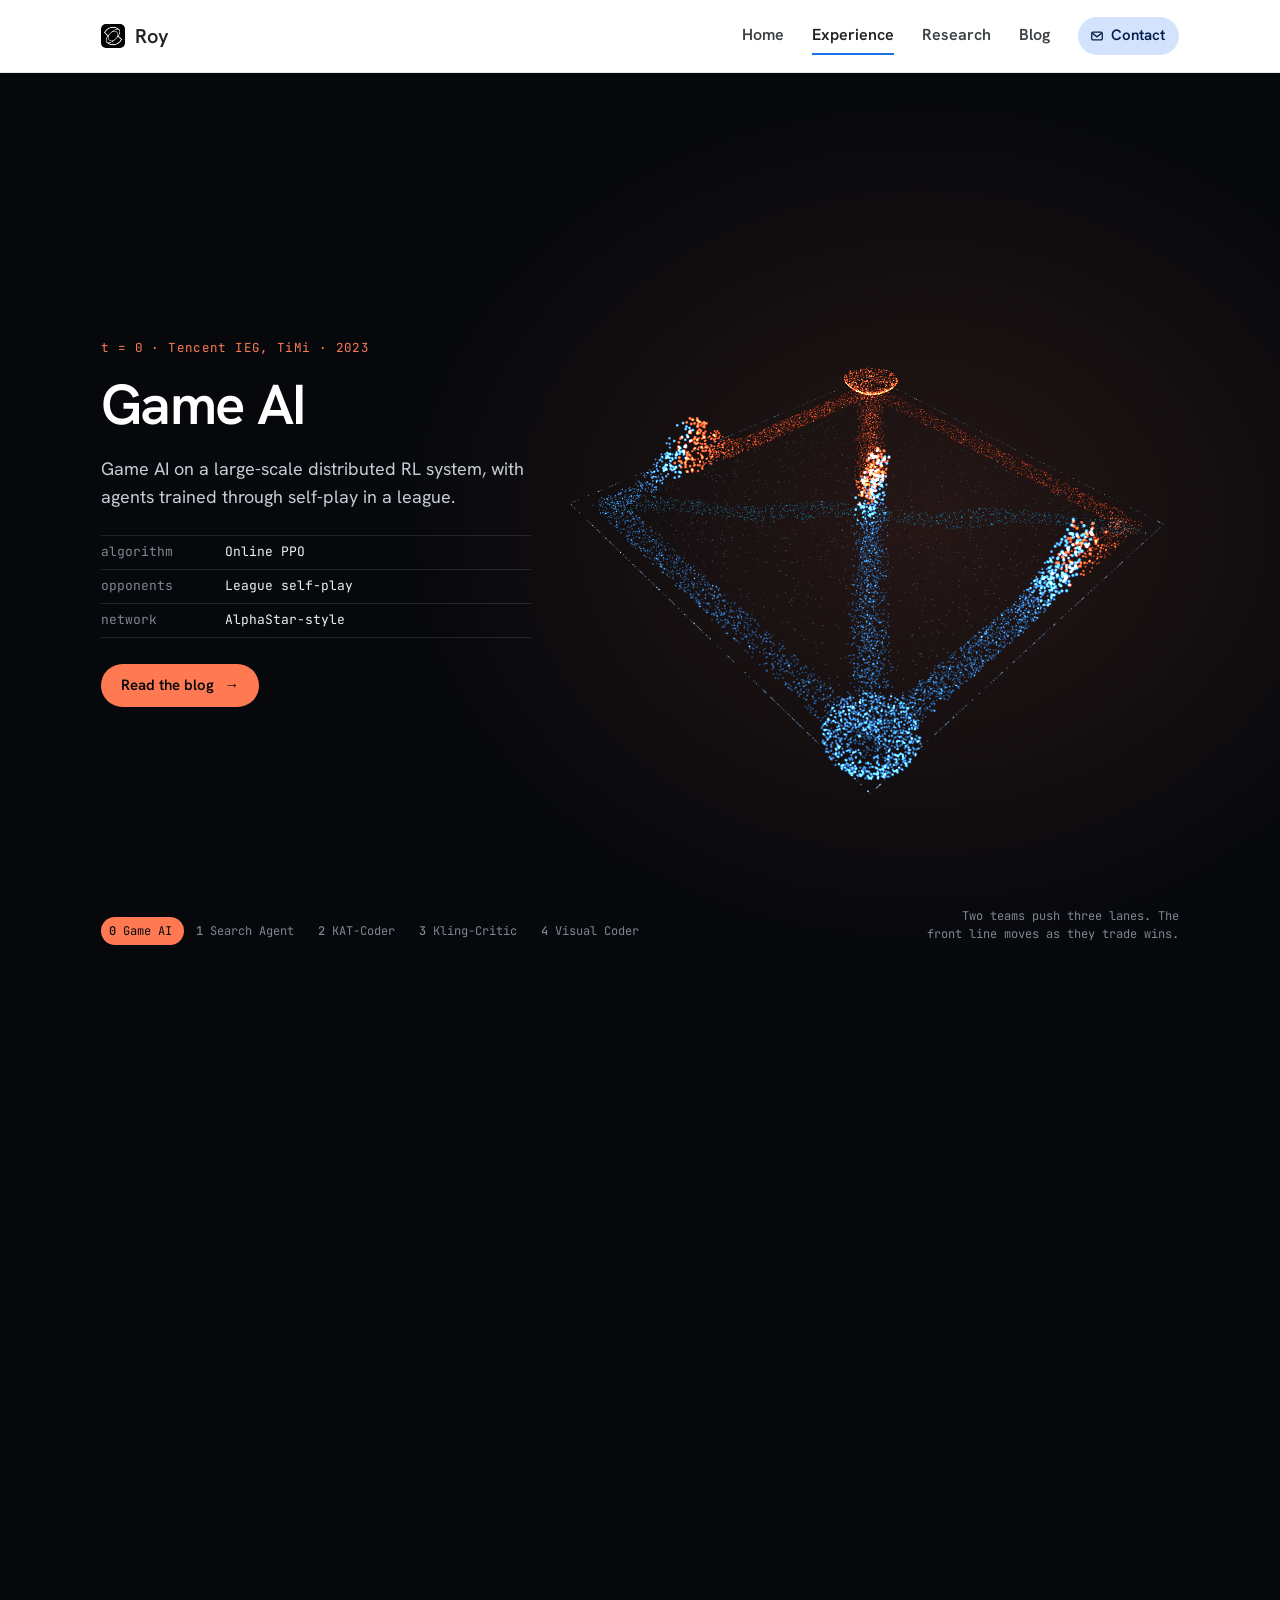
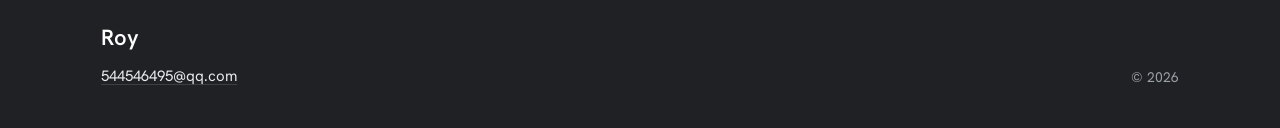
<file: experience.html>
<!doctype html>
<html lang="en">
<head>
<meta charset="utf-8">
<meta name="viewport" content="width=device-width, initial-scale=1">
<title>Experience · Roy</title>
<link rel="icon" href="assets/img/favicon.svg" type="image/svg+xml">
<link rel="preload" href="assets/fonts/hanken-grotesk.woff2" as="font" type="font/woff2" crossorigin>
<link rel="stylesheet" href="assets/css/site.css">
</head>
<body data-active="experience">

<div id="site-header"></div>

<main>

<!-- The canvas draws one swarm; experience.js re-forms it per chapter -->
<section class="exp" id="experience" aria-label="Experience">
  <i class="exp-anchor" id="t1"></i><i class="exp-anchor" id="t2"></i><i class="exp-anchor" id="t3"></i><i class="exp-anchor" id="t4"></i><i class="exp-anchor" id="t5"></i>
  <div class="stage">
    <canvas aria-hidden="true"></canvas>

    <article class="chapter opening" style="--c:#dfe6f2">
      <p class="eyebrow">Experience</p>
      <h1>Every job,<br>a harder<br>environment.</h1>
      <p class="lede">Five environments, one swarm. Keep scrolling to step through them, and open any one to read its blog.</p>
    </article>

    <article class="chapter" style="--c:#ff7a52">
      <p class="eyebrow">t = 0 · Tencent IEG, TiMi · 2023</p>
      <h2>Game AI</h2>
      <p class="lede">Game AI on a large-scale distributed RL system, with agents trained through self-play in a league.</p>
      <dl>
        <div><dt>algorithm</dt><dd>Online PPO</dd></div>
        <div><dt>opponents</dt><dd>League self-play</dd></div>
        <div><dt>network</dt><dd>AlphaStar-style</dd></div>
      </dl>
      <a class="cta" href="https://my.feishu.cn/docx/VE1Jd40pVouvCBxalZNcwFbYnYc" target="_blank" rel="noopener">Read the blog <span>→</span></a>
      <p class="fig">Two teams push three lanes. The front line moves as they trade wins.</p>
    </article>

    <article class="chapter" style="--c:#ffc83d">
      <p class="eyebrow">t = 1 · Meituan · 2024 – 2026</p>
      <h2>Search Agent</h2>
      <p class="lede">Agentic RL for AI search: better search and recommendation across multi-turn user sessions, with reward assigned per chunk.</p>
      <dl>
        <div><dt>model</dt><dd>Qwen3-235B</dd></div>
        <div><dt>reward</dt><dd>Chunk-level credit</dd></div>
        <div><dt>infra</dt><dd>MoE train-serve consistency</dd></div>
      </dl>
      <a class="cta" href="https://my.feishu.cn/docx/C8CPdwXnyoalkwxebvKcsvU4npd" target="_blank" rel="noopener">Read the blog <span>→</span></a>
      <p class="fig">A query branches over turns. Gold marks the chunks that earned reward.</p>
    </article>

    <article class="chapter" style="--c:#3de08f">
      <p class="eyebrow">t = 2 · Kling AI · 2026</p>
      <h2>KAT-Coder V2.5</h2>
      <p class="lede">Agentic RL for real software engineering. I led environment synthesis, training infra, algorithms and evaluation.</p>
      <dl>
        <div><dt>environments</dt><dd>22k verified, 31 languages</dd></div>
        <div><dt>OOD gain</dt><dd>+4.8pp Flash, +3.1pp Pro</dd></div>
        <div><dt>downloads</dt><dd>3M+</dd></div>
      </dl>
      <a class="cta" href="https://royfu-rl.github.io/kat-coder-v25/index.html" target="_blank" rel="noopener">Read the blog <span>→</span></a>
      <p class="fig">Each dot is a sandbox. Green passes, red fails.</p>
    </article>

    <article class="chapter" style="--c:#ff5f7e">
      <p class="eyebrow">t = 3 · Kling-VLM · 2026</p>
      <h2>Kling-Critic <small>Omni Understanding</small></h2>
      <p class="lede">Automated quality evaluation for Kling's video models. The critic reports which frame, where, and why.</p>
      <dl>
        <div><dt>pipeline</dt><dd>Recall, then verify</dd></div>
        <div><dt>output</dt><dd>Frame range, bbox, severity</dd></div>
        <div><dt>next</dt><dd>Outcome and process reward</dd></div>
      </dl>
      <a class="cta" href="https://royfu-rl.github.io/kling-critic/index.html" target="_blank" rel="noopener">Read the blog <span>→</span></a>
      <p class="fig">The critic scans a clip and flags the frame where the subject breaks.</p>
    </article>

    <article class="chapter" style="--c:#b9f53d">
      <p class="eyebrow">t = 4 · Kling-VLM · 2026</p>
      <h2>Kling-Keye Visual Coder</h2>
      <p class="lede">Models that write code to make web pages, 3D scenes and videos. Looks have no pass/fail test, so verification reads what actually renders.</p>
      <dl>
        <div><dt>tracks</dt><dd>Web, 3D, Video</dd></div>
        <div><dt>judged on</dt><dd>Render, interaction, runtime state</dd></div>
      </dl>
      <a class="cta" href="https://royfu-rl.github.io/visual-coding/output/total.html" target="_blank" rel="noopener">Read the blog <span>→</span></a>
      <p class="fig">Code on the left becomes the render on the right.</p>
    </article>

    <nav class="rail" aria-label="Experience chapters">
      <a href="#t1"><b>0</b><span>Game AI</span></a>
      <a href="#t2"><b>1</b><span>Search Agent</span></a>
      <a href="#t3"><b>2</b><span>KAT-Coder</span></a>
      <a href="#t4"><b>3</b><span>Kling-Critic</span></a>
      <a href="#t5"><b>4</b><span>Visual Coder</span></a>
    </nav>
  </div>
</section>

</main>

<div id="site-footer"></div>

<script src="assets/js/site.js"></script>
<script src="assets/js/swarm.js"></script>
<script src="assets/js/experience.js"></script>
</body>
</html>
</file>
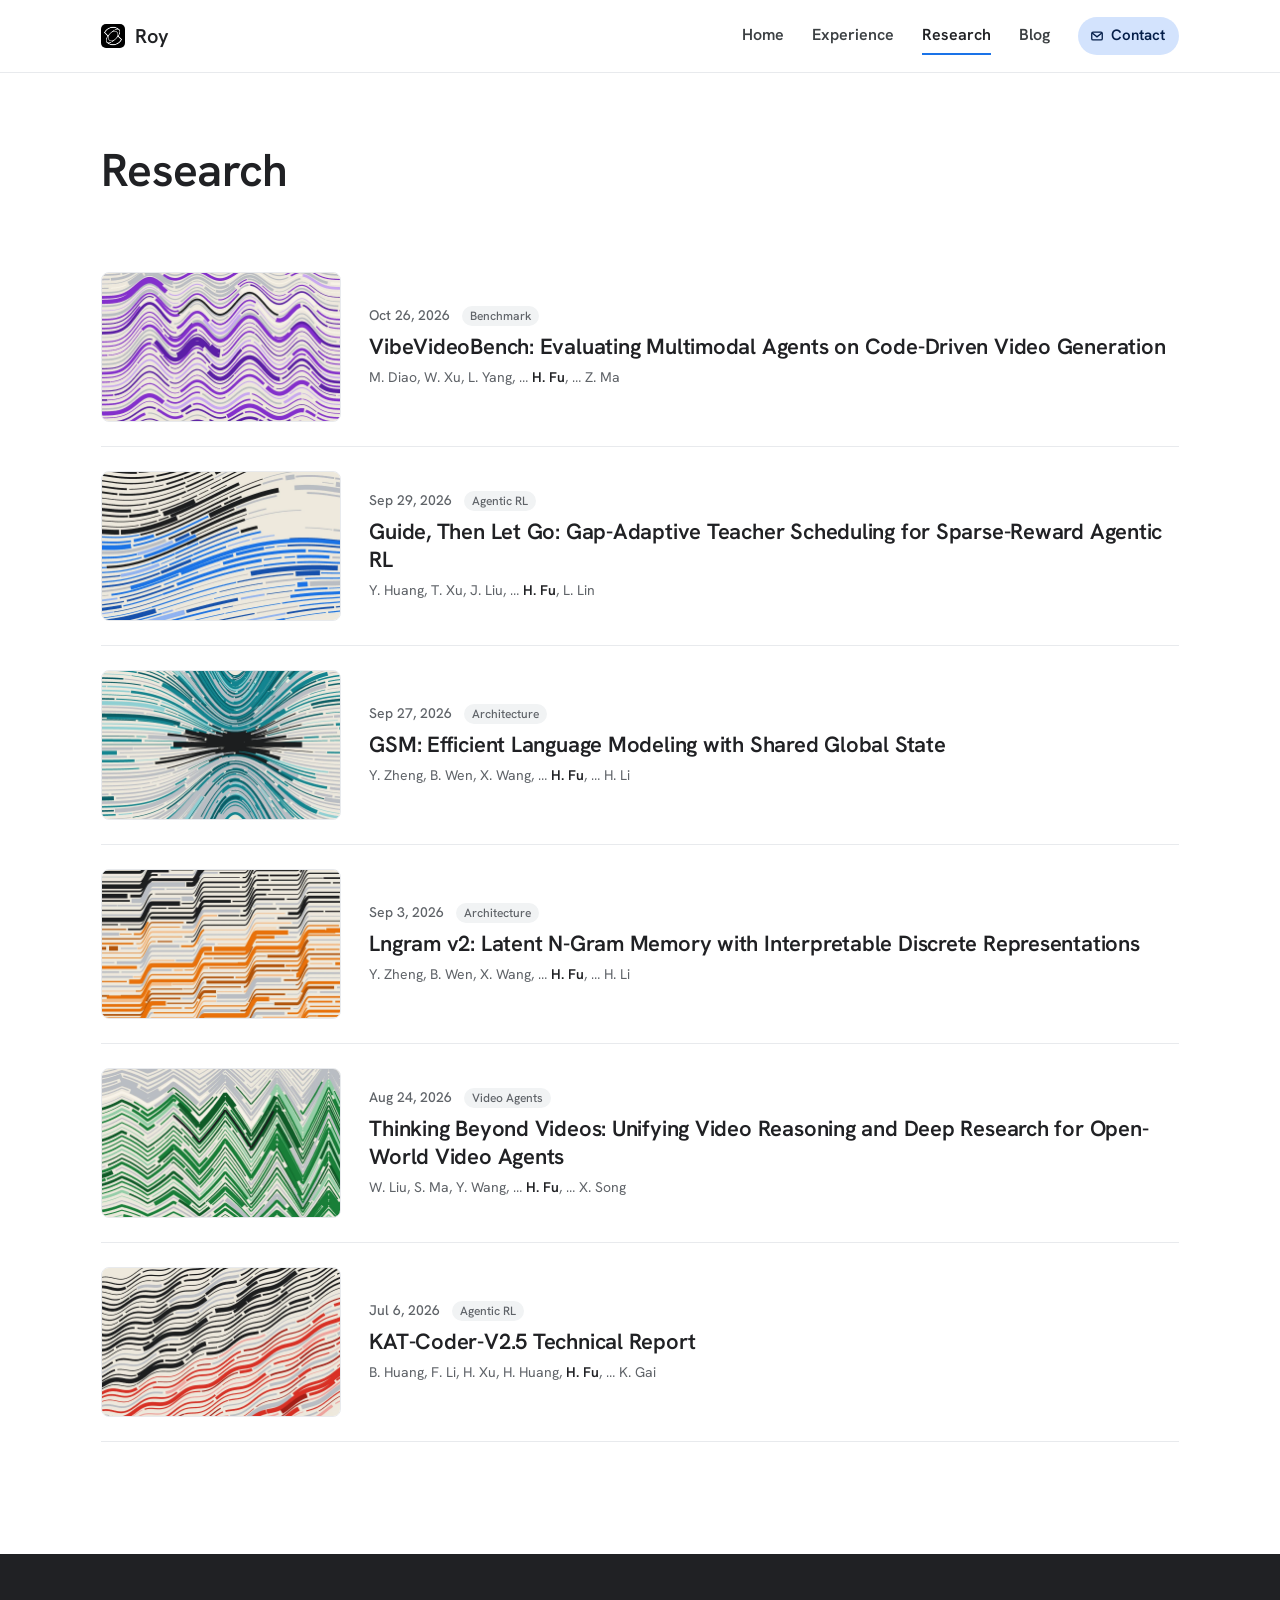
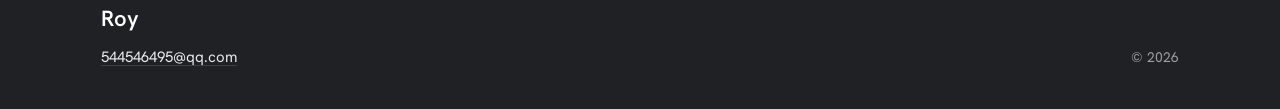
<file: research.html>
<!doctype html>
<html lang="en">
<head>
<meta charset="utf-8">
<meta name="viewport" content="width=device-width, initial-scale=1">
<title>Research · Roy</title>
<link rel="icon" href="assets/img/favicon.svg" type="image/svg+xml">
<link rel="preload" href="assets/fonts/hanken-grotesk.woff2" as="font" type="font/woff2" crossorigin>
<link rel="stylesheet" href="assets/css/site.css">
</head>
<body data-active="research">

<div id="site-header"></div>

<main>

<section class="page-hero">
  <div class="page"><h1>Research</h1></div>
</section>

<section class="journal">
  <div class="page">
    <div class="post-list">

      <article class="exp-row">
        <a class="tile-thumb" href="https://vibevideobench.github.io/" target="_blank" rel="noopener" tabindex="-1"><img src="assets/img/research/vibevideobench.webp" alt="" loading="lazy"></a>
        <div>
          <div class="post-meta"><span>Oct 26, 2026</span><span class="tag">Benchmark</span></div>
          <h3 class="post-title"><a href="https://vibevideobench.github.io/" target="_blank" rel="noopener">VibeVideoBench: Evaluating Multimodal Agents on Code-Driven Video Generation</a></h3>
          <p class="post-authors">M. Diao, W. Xu, L. Yang, … <b>H. Fu</b>, … Z. Ma</p>
        </div>
      </article>

      <article class="exp-row">
        <a class="tile-thumb" href="https://arxiv.org/abs/2609.37898" target="_blank" rel="noopener" tabindex="-1"><img src="assets/img/research/gats.webp" alt="" loading="lazy"></a>
        <div>
          <div class="post-meta"><span>Sep 29, 2026</span><span class="tag">Agentic RL</span></div>
          <h3 class="post-title"><a href="https://arxiv.org/abs/2609.37898" target="_blank" rel="noopener">Guide, Then Let Go: Gap-Adaptive Teacher Scheduling for Sparse-Reward Agentic RL</a></h3>
          <p class="post-authors">Y. Huang, T. Xu, J. Liu, … <b>H. Fu</b>, L. Lin</p>
        </div>
      </article>

      <article class="exp-row">
        <a class="tile-thumb" href="https://arxiv.org/abs/2609.33465" target="_blank" rel="noopener" tabindex="-1"><img src="assets/img/research/gsm.webp" alt="" loading="lazy"></a>
        <div>
          <div class="post-meta"><span>Sep 27, 2026</span><span class="tag">Architecture</span></div>
          <h3 class="post-title"><a href="https://arxiv.org/abs/2609.33465" target="_blank" rel="noopener">GSM: Efficient Language Modeling with Shared Global State</a></h3>
          <p class="post-authors">Y. Zheng, B. Wen, X. Wang, … <b>H. Fu</b>, … H. Li</p>
        </div>
      </article>

      <article class="exp-row">
        <a class="tile-thumb" href="https://arxiv.org/abs/2609.03426" target="_blank" rel="noopener" tabindex="-1"><img src="assets/img/research/lngram-v2.webp" alt="" loading="lazy"></a>
        <div>
          <div class="post-meta"><span>Sep 3, 2026</span><span class="tag">Architecture</span></div>
          <h3 class="post-title"><a href="https://arxiv.org/abs/2609.03426" target="_blank" rel="noopener">Lngram v2: Latent N-Gram Memory with Interpretable Discrete Representations</a></h3>
          <p class="post-authors">Y. Zheng, B. Wen, X. Wang, … <b>H. Fu</b>, … H. Li</p>
        </div>
      </article>

      <article class="exp-row">
        <a class="tile-thumb" href="https://arxiv.org/abs/2608.23329" target="_blank" rel="noopener" tabindex="-1"><img src="assets/img/research/videorover.webp" alt="" loading="lazy"></a>
        <div>
          <div class="post-meta"><span>Aug 24, 2026</span><span class="tag">Video Agents</span></div>
          <h3 class="post-title"><a href="https://arxiv.org/abs/2608.23329" target="_blank" rel="noopener">Thinking Beyond Videos: Unifying Video Reasoning and Deep Research for Open-World Video Agents</a></h3>
          <p class="post-authors">W. Liu, S. Ma, Y. Wang, … <b>H. Fu</b>, … X. Song</p>
        </div>
      </article>

      <article class="exp-row">
        <a class="tile-thumb" href="https://arxiv.org/abs/2607.05471" target="_blank" rel="noopener" tabindex="-1"><img src="assets/img/research/kat-coder.webp" alt="" loading="lazy"></a>
        <div>
          <div class="post-meta"><span>Jul 6, 2026</span><span class="tag">Agentic RL</span></div>
          <h3 class="post-title"><a href="https://arxiv.org/abs/2607.05471" target="_blank" rel="noopener">KAT-Coder-V2.5 Technical Report</a></h3>
          <p class="post-authors">B. Huang, F. Li, H. Xu, H. Huang, <b>H. Fu</b>, … K. Gai</p>
        </div>
      </article>

    </div>
  </div>
</section>

</main>

<div id="site-footer"></div>

<script src="assets/js/site.js"></script>
</body>
</html>
</file>
<file: assets/css/site.css>
@font-face { font-family: 'Hanken Grotesk'; font-weight: 400 800; font-display: swap; src: url('../fonts/hanken-grotesk.woff2') format('woff2'); }
@font-face { font-family: 'Hanken Grotesk'; font-style: italic; font-weight: 400; font-display: swap; src: url('../fonts/hanken-grotesk-italic.woff2') format('woff2'); }
@font-face { font-family: 'JetBrains Mono'; font-weight: 400 500; font-display: swap; src: url('../fonts/jetbrains-mono.woff2') format('woff2'); }

/* Lets the chapter color fade instead of jump */
@property --c { syntax: '<color>'; inherits: true; initial-value: #dfe6f2; }

:root {
  --paper: #fff;
  --paper-2: #f8f9fa;
  --paper-3: #f1f3f4;
  --ink: #202124;
  --ink-2: #3c4043;
  --ink-3: #5f6368;
  --rule: #e8eaed;
  --accent: #1a73e8;
  --accent-hover: #1967d2;
  --link-line: rgba(26, 115, 232, .35);
  --mint: #d3e3fd;
  --mint-2: #c2d7fb;
  --mint-ink: #041e49;
  --deep: #202124;
  --deep-ink: #e8eaed;
  --deep-muted: #9aa0a6;
  --deep-rule: #3c4043;
  --night: #06080c;
  --sans: 'Hanken Grotesk', 'Helvetica Neue', Arial, 'PingFang SC', 'Noto Sans SC', 'Microsoft YaHei', sans-serif;
  --mono: 'JetBrains Mono', ui-monospace, Menlo, monospace;
  --max: 1180px;
  --gutter: clamp(20px, 4vw, 56px);
  --edge: max(var(--gutter), calc((100vw - var(--max)) / 2 + var(--gutter)));
  --step: 120vh;   /* scroll distance per Experience chapter */
}

* { box-sizing: border-box; }
html, body { margin: 0; padding: 0; overflow-x: clip; }
html { scroll-behavior: smooth; }
body { background: var(--paper); color: var(--ink); font: 16px/1.55 var(--sans); -webkit-font-smoothing: antialiased; text-rendering: optimizeLegibility; }
h1, h2, h3, p, ul, ol, dl, dd { margin: 0; padding: 0; }
ul, ol { list-style: none; }
a { color: inherit; text-decoration: none; }
img { display: block; }
:focus-visible { outline: 2px solid var(--accent); outline-offset: 2px; border-radius: 2px; }

.page { max-width: var(--max); margin: 0 auto; padding: 0 var(--gutter); }
section.journal { padding-top: clamp(56px, 8vw, 96px); }
main > section.journal:last-child { padding-bottom: clamp(72px, 9vw, 112px); }


/* ---- Top bar ---- */
.topbar { position: relative; z-index: 50; background: var(--paper); border-bottom: 1px solid var(--rule); }
.topbar-inner { display: flex; align-items: center; justify-content: space-between; gap: 24px; height: 72px; max-width: var(--max); margin: 0 auto; padding: 0 var(--gutter); }
.brand { display: inline-flex; align-items: center; gap: 10px; font-size: 20px; font-weight: 600; letter-spacing: -.01em; white-space: nowrap; }
.brand-mark { height: 24px; width: auto; border-radius: 5px; }
.nav { display: flex; align-items: center; gap: 28px; }
.nav a { padding: 6px 0; border-bottom: 2px solid transparent; color: var(--ink-2); font-size: 16px; font-weight: 600; white-space: nowrap; transition: color .15s; }
.nav a:hover { color: var(--accent-hover); }
.nav a.active { color: var(--ink); border-bottom-color: var(--accent); }
.nav a.nav-cta { display: inline-flex; align-items: center; gap: 7px; padding: 7px 14px 7px 12px; border: 0; border-radius: 50px; background: var(--mint); color: var(--mint-ink); font-size: 15px; transition: background .15s; }
.nav a.nav-cta:hover { background: var(--mint-2); color: var(--mint-ink); }
.nav-cta svg { width: 14px; height: 14px; stroke: currentColor; }

.nav-toggle { display: none; align-items: center; justify-content: center; flex-shrink: 0; width: 40px; height: 40px; margin-right: -8px; padding: 0; border: 0; border-radius: 50%; background: transparent; color: var(--ink); cursor: pointer; }
.burger, .burger::before, .burger::after { display: block; width: 18px; height: 2px; border-radius: 2px; background: currentColor; transition: transform .2s, background .15s; }
.burger { position: relative; }
.burger::before, .burger::after { content: ''; position: absolute; left: 0; }
.burger::before { top: -6px; }
.burger::after { top: 6px; }
.nav-toggle[aria-expanded="true"] .burger { background: transparent; }
.nav-toggle[aria-expanded="true"] .burger::before { background: var(--ink); transform: translateY(6px) rotate(45deg); }
.nav-toggle[aria-expanded="true"] .burger::after { background: var(--ink); transform: translateY(-6px) rotate(-45deg); }


/* ---- Home: hero ---- */
#hero { padding-top: clamp(40px, 6vw, 72px); }
.hero-grid { display: grid; grid-template-columns: clamp(220px, 25vw, 290px) minmax(0, 1fr); gap: clamp(32px, 6vw, 88px); align-items: stretch; }
.hero-grid > .aside { grid-column: 1; grid-row: 1; display: flex; flex-direction: column; }
.hero-grid > div:first-child { grid-column: 2; grid-row: 1; }
.hero-name, .page-hero h1 { font-size: clamp(34px, 4.6vw, 46px); font-weight: 600; line-height: 1.1; letter-spacing: -.015em; }
.hero-name { margin-bottom: 24px; }
.hero-bio { max-width: 660px; color: var(--ink-2); font-size: 18px; line-height: 1.6; }
.hero-bio p + p { margin-top: 16px; }
.hero-bio a, .log a { padding: 0 1px; border-bottom: 1px solid var(--link-line); color: var(--ink); transition: color .15s, border-color .15s; }
.hero-bio a:hover, .log a:hover { color: var(--accent); border-bottom-color: var(--accent); }
.hero-bio .zh { color: var(--ink-3); font-size: 15px; line-height: 1.75; }

.avatar-frame { width: 100%; aspect-ratio: 1; overflow: hidden; border-radius: 8px; background: var(--paper-2); }
.avatar-frame img { width: 100%; height: 100%; object-fit: cover; }
.dock { display: grid; grid-template-columns: repeat(4, minmax(0, 1fr)); gap: 2px; margin-top: 14px; }
.dock a { display: inline-flex; align-items: center; justify-content: center; height: 40px; border-radius: 8px; color: var(--ink-3); font-size: 13px; font-weight: 700; transition: color .15s, background .15s; }
.dock a:hover { color: var(--ink); background: var(--paper-3); }
.dock svg { width: 17px; height: 17px; }
.hero-aff { display: grid; gap: 14px; padding-top: 28px; }
.hero-aff li { display: flex; align-items: center; gap: 14px; }
.hero-aff img { flex: none; width: 32px; height: 32px; object-fit: contain; border-radius: 6px; }
.hero-aff span { display: flex; flex-direction: column; gap: 2px; color: var(--ink-3); font-size: 13px; line-height: 1.35; }
.hero-aff b { color: var(--ink); font-size: 15px; font-weight: 600; }


/* ---- Section heads, logs ---- */
.sec-head { display: flex; align-items: baseline; justify-content: space-between; gap: 16px; margin-bottom: 24px; }
.sec-title { font-size: clamp(25px, 2.4vw, 30px); font-weight: 600; line-height: 1.2; letter-spacing: -.01em; }
.sec-more { flex: none; color: var(--accent); font-size: 15px; font-weight: 600; transition: color .15s; }
.sec-more:hover { color: var(--accent-hover); text-decoration: underline; text-underline-offset: 3px; }

.log li { display: grid; grid-template-columns: 96px minmax(0, 1fr); gap: 20px; align-items: baseline; padding: 10px 0; color: var(--ink-2); line-height: 1.5; }
.log li.year-start { margin-top: 8px; padding-top: 18px; border-top: 1px solid var(--rule); }
.log .date { color: var(--ink-3); font-size: 14px; font-weight: 500; white-space: nowrap; font-variant-numeric: tabular-nums; }


/* ---- Posts: shared by the Experience cards and Research ---- */
.post-meta { display: flex; flex-wrap: wrap; align-items: center; gap: 12px; color: var(--ink-3); font-size: 14px; font-weight: 500; font-variant-numeric: tabular-nums; }
.tag { padding: 0 8px; border-radius: 999px; background: var(--paper-3); color: var(--ink-3); font-size: 12px; line-height: 20px; }
button.tag, a.tag { border: 0; font-family: inherit; font-weight: 500; cursor: pointer; transition: background .15s, color .15s; }   /* 分类标签：点了按分类筛选 */
button.tag:hover, a.tag:hover { background: var(--mint); color: var(--mint-ink); }
.post-title { margin: 6px 0 8px; font-size: 22px; font-weight: 600; line-height: 1.25; letter-spacing: -.01em; }
.post-title a { transition: color .15s; }
.post-title a:hover { color: var(--accent); }
.post-desc { color: var(--ink-2); line-height: 1.55; }
.post-authors { color: var(--ink-3); font-size: 14px; line-height: 1.4; text-wrap: pretty; }
.post-authors b { color: var(--ink); font-weight: 600; }

.tile-thumb { display: block; aspect-ratio: 16 / 10; overflow: hidden; border: 1px solid var(--rule); border-radius: 8px; background: var(--paper-2); }
.tile-thumb img { width: 100%; height: 100%; object-fit: cover; transition: transform .35s cubic-bezier(.2, .7, .3, 1); }
.tile-thumb:hover img { transform: scale(1.03); }

.post-grid { display: grid; grid-template-columns: repeat(2, minmax(0, 1fr)); column-gap: clamp(28px, 4vw, 56px); row-gap: 40px; }
.post-grid.exp-grid { grid-template-columns: repeat(3, minmax(0, 1fr)); }
.post-card { display: flex; flex-direction: column; min-width: 0; }
.post-card .post-title { margin: 6px 0; font-size: 20px; }
.soon:not(.cta) { align-self: flex-start; margin-top: 10px; padding: 0 10px; border-radius: 999px; background: var(--paper-3); color: var(--ink-3); font-size: 12px; font-weight: 600; line-height: 22px; }
.exp-grid .post-meta { margin-top: 12px; }

.page-hero { padding-top: clamp(40px, 6vw, 72px); }
.page-hero h1 { max-width: 20em; margin-bottom: 16px; }
.page-hero + section.journal { padding-top: clamp(32px, 5vw, 56px); }
.exp-row { display: grid; grid-template-columns: 240px minmax(0, 1fr); column-gap: 28px; align-items: center; padding: 24px 0; border-bottom: 1px solid var(--rule); }
.exp-row:first-child { padding-top: 4px; }

/* ---- Blog: text-only rows, as wenhaochai.com/blogs.html ---- */
.page-hero .lede { max-width: 38em; margin: 0; color: var(--ink-2); font-size: clamp(18px, 1.6vw, 20px); line-height: 1.45; text-wrap: pretty; }
.post-row { padding: 24px 0; border-bottom: 1px solid var(--rule); }
.post-row.first { padding-top: 4px; }
.post-row[hidden] { display: none; }
.post-row .post-desc { margin: 0 0 12px; font-size: 16px; line-height: 1.55; text-wrap: pretty; }
.post-links { display: flex; flex-wrap: wrap; gap: 18px; }
.post-links a { color: var(--accent); font-size: 15px; font-weight: 600; transition: color .15s; }
.post-links a:hover { color: var(--accent-hover); }
@media (prefers-reduced-motion: no-preference) {   /* titles and link rows: an underline draws in from the left */
  .post-row .post-title a, .post-links a { background: linear-gradient(currentColor, currentColor) 0 100% / 0 2px no-repeat; transition: background-size .28s cubic-bezier(.2, .7, .3, 1), color .15s; }
  .post-row .post-title a { background-size: 0 1px; }
  .post-row .post-title a:hover { background-size: 100% 1px; }
  .post-links a:hover { background-size: 100% 2px; }
}

/* taxonomy: category tabs like the reference's contents bar (active tab underlined in blue),
   then the category's topics as a pill group like its language switch */
.blog-tabs { display: flex; gap: 24px; margin: 0 0 28px; overflow-x: auto; border-bottom: 1px solid var(--rule); scrollbar-width: none; }
.blog-tabs::-webkit-scrollbar { display: none; }
.blog-tabs button { flex: none; padding: 14px 0 11px; border: 0; border-bottom: 2px solid transparent; background: none; color: var(--ink-2); font: 15px var(--sans); white-space: nowrap; cursor: pointer; transition: color .15s, border-color .15s; }
.blog-tabs button:hover, .blog-tabs button.on { color: var(--ink); }
.blog-tabs button.on { border-bottom-color: var(--accent); }
.blog-subs { display: flex; width: fit-content; max-width: 100%; margin: -8px 0 24px; padding: 2px; overflow-x: auto; border-radius: 50px; background: var(--paper-3); scrollbar-width: none; }   /* one line; scrolls sideways on phones */
.blog-subs::-webkit-scrollbar { display: none; }
.blog-subs[hidden] { display: none; }
.blog-subs button { flex: none; padding: 5px 12px; white-space: nowrap; border: 0; border-radius: 50px; background: transparent; color: var(--ink-2); font: 600 14px var(--sans); cursor: pointer; }
.blog-subs button.on { background: var(--mint); color: var(--mint-ink); }


/* ---- Contact ---- */
.prose { max-width: 700px; color: var(--ink-2); line-height: 1.6; font-size: 17px; }
.prose a { padding: 0 1px; border-bottom: 1px solid var(--link-line); color: var(--ink); }
.prose a:hover { color: var(--accent); border-bottom-color: var(--accent); }
.link-row { display: flex; flex-wrap: wrap; gap: 8px 20px; margin-top: 16px; color: var(--accent); font-size: 15px; font-weight: 600; }
.link-row a:hover { color: var(--accent-hover); text-decoration: underline; text-underline-offset: 3px; }


/* ---- Footer ---- */
.foot { padding: 48px 0 40px; background: var(--deep); color: var(--deep-ink); font-size: 15px; }
.foot-inner { display: flex; flex-wrap: wrap; justify-content: space-between; align-items: flex-end; gap: 16px 24px; max-width: var(--max); margin: 0 auto; padding: 0 var(--gutter); }
.foot-brand { color: #fff; font-size: 22px; font-weight: 600; letter-spacing: -.01em; }
.foot-mail { margin-top: 10px; }
.foot-mail a { text-decoration: underline; text-underline-offset: 3px; text-decoration-color: var(--deep-rule); }
.foot-mail a:hover { color: #fff; text-decoration-color: currentColor; }
.foot-meta { color: var(--deep-muted); font-size: 14px; }


/* ---- Home film: the Experience swarm in a player ---- */
.film {
  --c: #ff7a52;
  display: block; position: relative; aspect-ratio: 16 / 7; overflow: hidden; border-radius: 8px; color: #fff;
  background: radial-gradient(55% 80% at 72% 48%, color-mix(in srgb, var(--c) 14%, transparent), transparent 70%), var(--night);
  transition: --c .9s;
}
.film canvas { position: absolute; inset: 0; width: 100%; height: 100%; }
.film-text { position: absolute; left: clamp(20px, 3.4vw, 40px); top: 44%; transform: translateY(-50%); max-width: 44%; }
.film-where { color: var(--c); font: 13px/1.5 var(--mono); }
.film-title { margin-top: 10px; font-size: clamp(30px, 4.2vw, 52px); font-weight: 600; line-height: 1.08; letter-spacing: -.02em; }
.film-bar { position: absolute; inset: auto clamp(20px, 3.4vw, 40px) 14px; display: grid; grid-template-columns: repeat(5, 1fr); padding-top: 10px; color: #8d939d; font-size: 12.5px; font-weight: 500; }
.film-bar::before, .film-bar::after { content: ''; position: absolute; left: 0; top: 0; width: 100%; height: 2px; }
.film-bar::before { background: #ffffff26; }
.film-bar::after { background: var(--c); transform: scaleX(var(--played, 0)); transform-origin: left; }
.film-bar li { transition: color .3s; }
.film-bar li.on { color: #fff; }


/* ---- Experience page: stacked by default, a pinned stage once experience.js adds .live ---- */
.exp { position: relative; background: var(--night); color: #c6ccd6; }
.stage { display: grid; gap: 72px; max-width: var(--max); margin: 0 auto; padding: 72px var(--gutter); }
.stage canvas, .rail, .exp-anchor { display: none; }

.exp.live { height: calc(100svh + 5 * var(--step)); }
.exp.live .stage {
  position: sticky; top: 0; display: block; height: 100svh; max-width: none; padding: 0; overflow: hidden;
  background: radial-gradient(60% 70% at 72% 50%, color-mix(in srgb, var(--c) 13%, transparent), transparent 70%), var(--night);
  transition: --c .9s;
}
.exp.live canvas { display: block; position: absolute; inset: 0; width: 100%; height: 100%; }
.exp.live .rail { display: flex; }
.exp.live .exp-anchor { display: block; position: absolute; left: 0; }
.exp-anchor:nth-of-type(1) { top: calc(1 * var(--step)); }
.exp-anchor:nth-of-type(2) { top: calc(2 * var(--step)); }
.exp-anchor:nth-of-type(3) { top: calc(3 * var(--step)); }
.exp-anchor:nth-of-type(4) { top: calc(4 * var(--step)); }
.exp-anchor:nth-of-type(5) { top: calc(5 * var(--step)); }

.exp.live .chapter {
  position: absolute; inset: 0; padding: 0 var(--edge);
  display: flex; flex-direction: column; justify-content: center; align-items: flex-start;
  transform: translateY(18px); opacity: 0; visibility: hidden; pointer-events: none;
  transition: opacity .35s, transform .5s cubic-bezier(.2, .7, .2, 1), visibility .35s;
}
.exp.live .chapter > * { max-width: min(430px, 38vw); }
.exp.live .chapter.opening > * { max-width: min(520px, 40vw); }
.exp.live .chapter.on { transform: none; opacity: 1; visibility: visible; }
.exp.live dl { width: 100%; }

.eyebrow { margin-bottom: 18px; color: var(--c); font: 12.5px/1.5 var(--mono); letter-spacing: .03em; }
.chapter h1, .chapter h2 { color: #fff; font-weight: 600; line-height: 1.02; letter-spacing: -.03em; }
.chapter h1 { font-size: clamp(44px, 5vw, 72px); }
.chapter h2 { font-size: clamp(40px, 4.4vw, 64px); }
.chapter small { display: block; margin-top: 12px; color: var(--c); font-size: .3em; font-weight: 500; line-height: 1.3; letter-spacing: -.005em; }
.lede { margin-top: 22px; font-size: 18px; line-height: 1.55; }
.chapter dl { margin-top: 24px; border-top: 1px solid #ffffff1c; font: 13px/1.45 var(--mono); }
.chapter dl div { display: grid; grid-template-columns: 112px 1fr; gap: 12px; padding: 7px 0; border-bottom: 1px solid #ffffff1c; }
.chapter dt { color: #7f8794; }
.chapter dd { color: #eef1f6; }

.cta { display: inline-flex; gap: 10px; margin-top: 26px; padding: 10px 20px; border-radius: 50px; background: var(--c); color: var(--night); font-size: 15px; font-weight: 600; }
.cta span { transition: transform .25s; }
.cta:hover span, .cta:focus-visible span { transform: translateX(5px); }
.exp.live .cta { pointer-events: auto; }
.cta.soon { border: 1px solid var(--c); background: transparent; color: var(--c); cursor: default; }   /* not public yet */
/* The whole stage opens the active chapter's blog */
.exp.live .cta::after { content: ''; position: absolute; inset: 0; cursor: pointer; }

.fig { margin-top: 16px; color: #7f8794; font: 12px/1.5 var(--mono); text-wrap: balance; }
.exp.live .chapter > .fig { position: absolute; right: var(--edge); bottom: 30px; margin: 0; max-width: 460px; text-align: right; }

.rail { position: absolute; z-index: 2; left: var(--edge); bottom: 28px; gap: 4px; font: 12px var(--mono); }
.rail a { display: flex; align-items: center; gap: 7px; padding: 6px 12px 6px 8px; border-radius: 99px; color: #7f8794; transition: color .25s, background .25s; }
.rail a b { font-weight: 500; }
.rail a:hover { color: #fff; }
.rail a.on { background: var(--c); color: var(--night); }


/* ---- Narrow screens ---- */
@media (max-width: 900px) {
  .post-grid.exp-grid { grid-template-columns: repeat(2, minmax(0, 1fr)); }
}

@media (max-width: 860px) {
  .hero-grid { grid-template-columns: auto minmax(0, 1fr); grid-template-areas: "avatar name" "dock dock" "bio bio"; column-gap: clamp(18px, 5vw, 28px); row-gap: 0; align-items: center; }
  .hero-grid > div:first-child, .hero-grid > .aside { display: contents; }
  .avatar-frame { grid-area: avatar; width: clamp(88px, 24vw, 128px); }
  .hero-name { grid-area: name; margin: 0; }
  .dock { grid-area: dock; margin-top: 20px; }
  .hero-bio { grid-area: bio; margin-top: 20px; font-size: 17px; }
  .hero-aff { display: none; }

  .exp.live .chapter { justify-content: flex-end; padding: 0 20px 62px; }
  .exp.live .chapter > *, .exp.live .chapter.opening > * { max-width: 100%; }
  .chapter h1 { font-size: 40px; }
  .chapter h2 { font-size: 34px; }
  .eyebrow { margin-bottom: 10px; font-size: 11.5px; }
  .lede { margin-top: 10px; font-size: 15px; line-height: 1.45; }
  .chapter dl { margin-top: 12px; font-size: 11.5px; }
  .chapter dl div { grid-template-columns: 92px 1fr; padding: 4px 0; }
  .cta { margin-top: 12px; padding: 8px 16px; font-size: 14px; }
  .exp.live .chapter > .fig { display: none; }
  .rail { left: 14px; bottom: 16px; }
  .rail a { padding: 4px 10px; }
  .rail a span { display: none; }
}

@media (max-width: 800px) {
  .topbar-inner { height: 60px; gap: 12px; }
  .brand { font-size: 18px; }
  .brand-mark { height: 22px; }
  .nav-toggle { display: inline-flex; }
  .nav { position: absolute; top: 100%; left: 0; right: 0; flex-direction: column; align-items: stretch; gap: 0; padding: 4px var(--gutter) 16px; background: var(--paper); border-bottom: 1px solid var(--rule); box-shadow: 0 12px 24px rgba(32, 33, 36, .1); opacity: 0; visibility: hidden; transform: translateY(-6px); transition: opacity .15s, transform .15s, visibility .15s; }
  .nav.open { opacity: 1; visibility: visible; transform: none; }
  .nav a { padding: 13px 0; border-bottom: 0; }
  .nav a + a { border-top: 1px solid var(--rule); }
  .nav a.active { color: var(--accent-hover); }
  .nav a.nav-cta { align-self: flex-start; margin-top: 12px; padding: 9px 16px 9px 14px; border-top: 0; }
}

@media (max-width: 640px) {
  .post-grid, .post-grid.exp-grid { grid-template-columns: minmax(0, 1fr); row-gap: 32px; }
  .exp-row { grid-template-columns: 112px minmax(0, 1fr); column-gap: 16px; }
  .exp-row .post-title { font-size: 18px; }
  .exp-row .post-authors { font-size: 13px; }
  .log li { grid-template-columns: 76px minmax(0, 1fr); gap: 12px; padding: 9px 0; }
  .film { aspect-ratio: 4 / 3.2; }
  .film-text { top: 22px; transform: none; max-width: 80%; }
  .film-title { font-size: 28px; }
  .film-bar li { display: none; }
  .film-bar li.on { display: block; grid-column: 1 / -1; }
}
</file>
